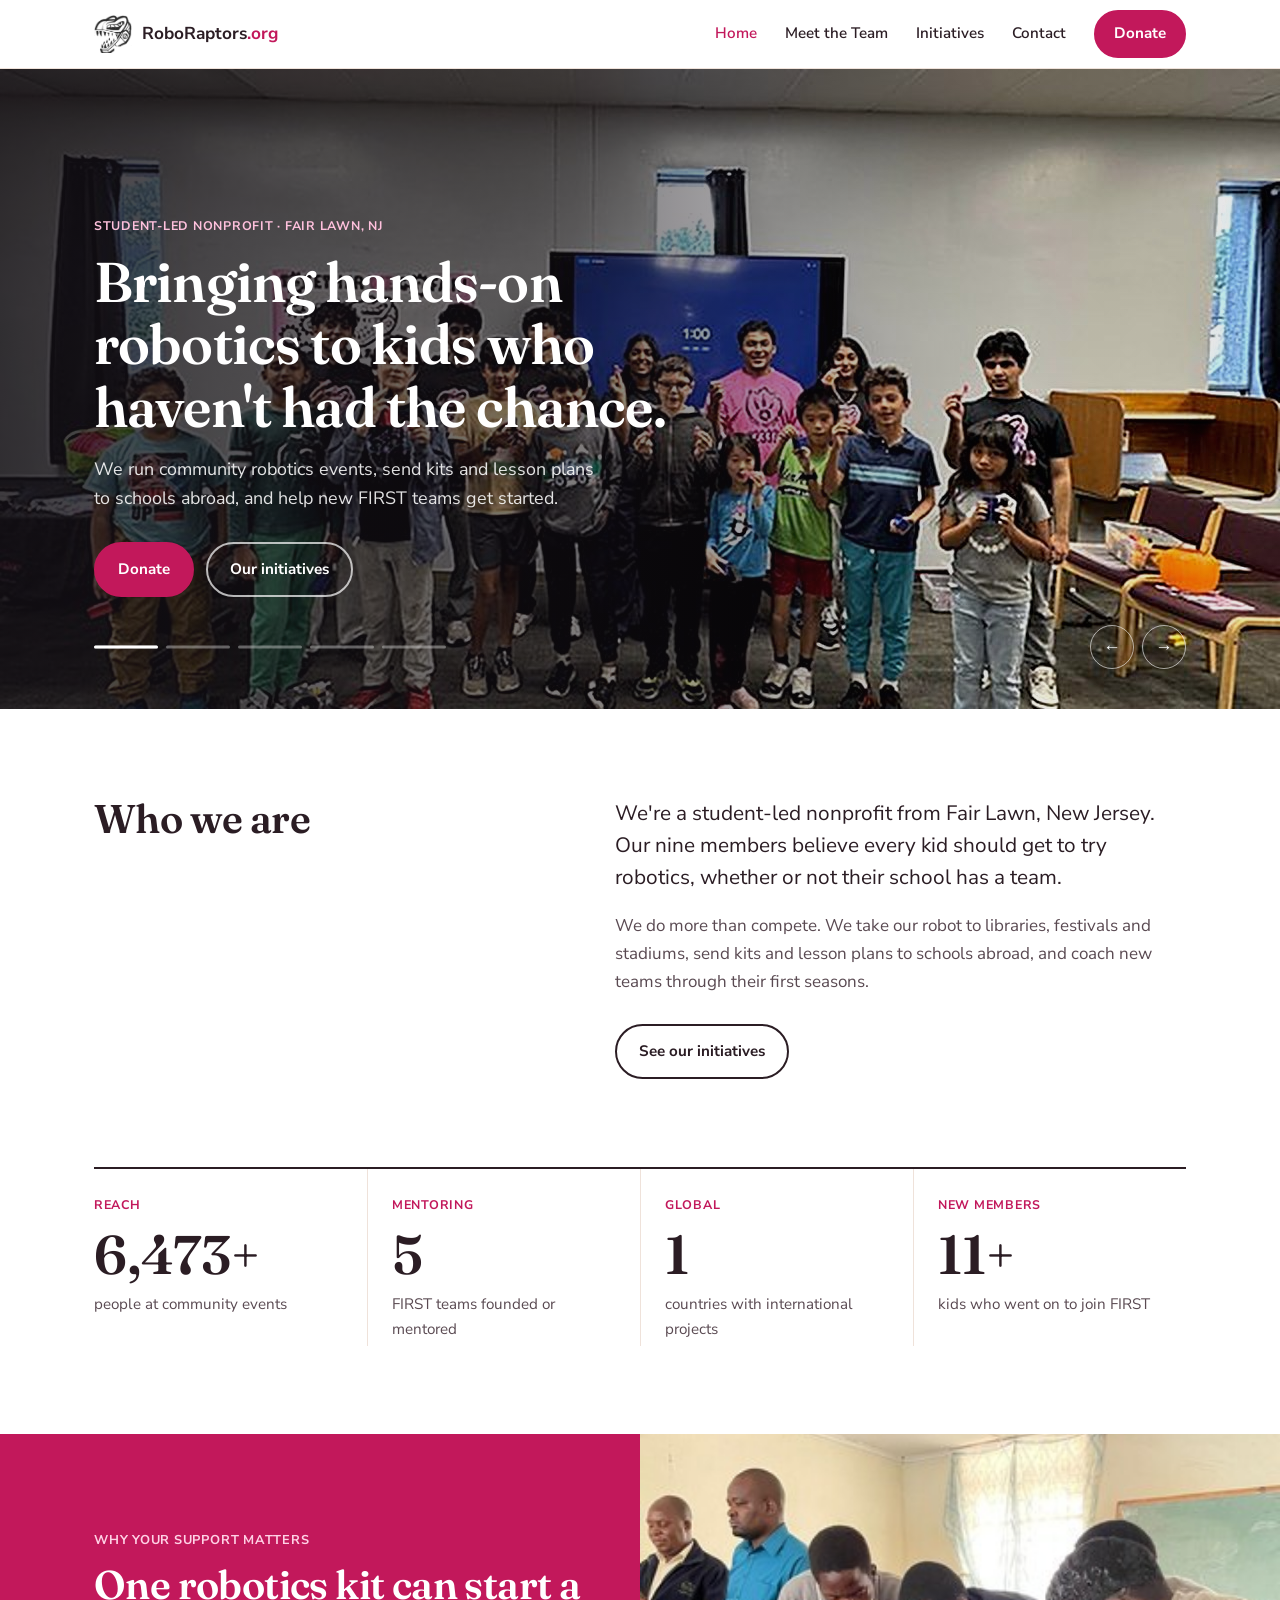
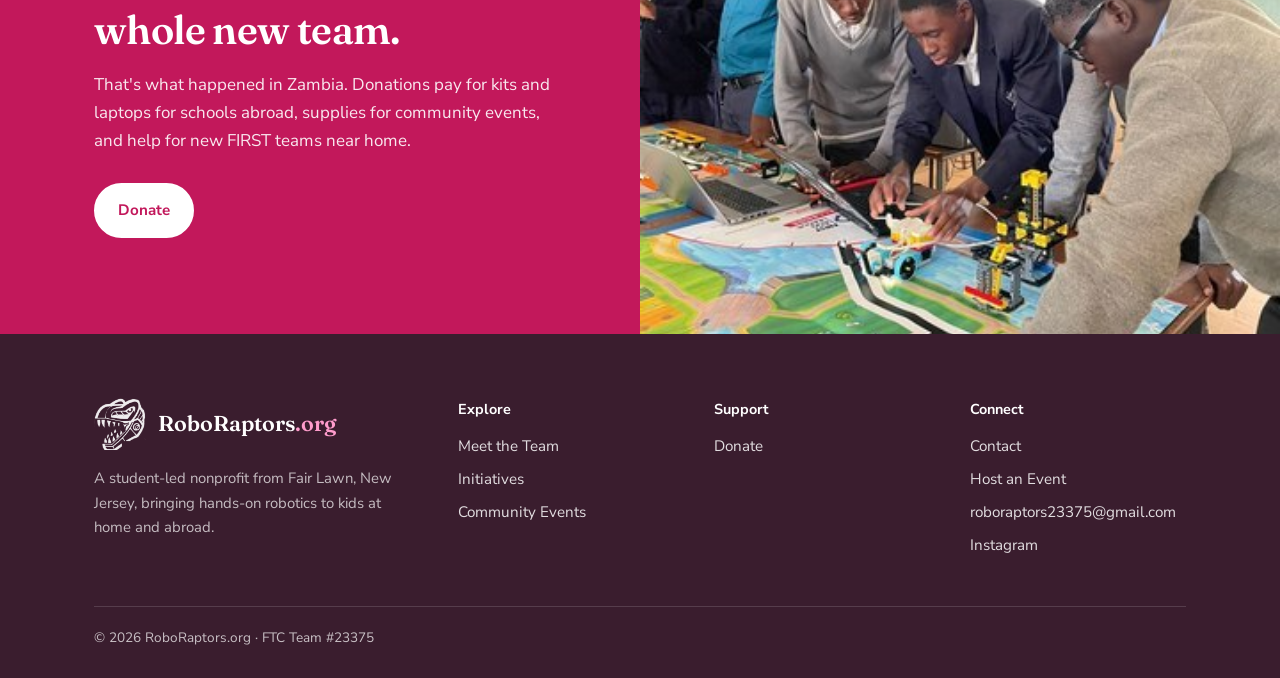
<file: index.html>
<!DOCTYPE html>
<html lang="en">
<head>
  <meta charset="UTF-8" />
  <meta name="viewport" content="width=device-width, initial-scale=1.0" />
  <title>RoboRaptors.org</title>
  <meta name="description" content="RoboRaptors.org is a student-led nonprofit from Fair Lawn, New Jersey bringing hands-on robotics to kids at home and abroad." />
  <link rel="icon" href="images/logo-mark.png" />
  <link rel="stylesheet" href="styles.css" />
</head>
<body>

<header class="site-header">
  <div class="wrap nav">
    <a class="brand" href="index.html"><img src="images/logo-mark.png" alt=""><span>RoboRaptors<b>.org</b></span></a>
    <a class="btn nav-donate" href="donate.html">Donate</a>
    <nav class="nav-links" id="nav-links">
      <a href="index.html" aria-current="page">Home</a>
      <a href="team.html">Meet the Team</a>
      <a href="initiatives.html">Initiatives</a>
      <a href="contact.html">Contact</a>
      <a class="btn" href="donate.html">Donate</a>
    </nav>
  </div>
</header>

<!-- HERO SLIDER. To add a slide, copy an <article class="slide"> and change the photo and text. -->
<section class="slider" aria-roledescription="carousel" aria-label="Highlights">
  <div class="slides" tabindex="0">
    <article class="slide" aria-roledescription="slide">
      <img src="images/hero/library.jpg" alt="Kids with the RoboRaptors robot at a library event">
      <div class="slide-content"><div>
        <span class="kicker mono">Student-led nonprofit · Fair Lawn, NJ</span>
        <h1>Bringing hands-on robotics to kids who haven't had the chance.</h1>
        <p>We run community robotics events, send kits and lesson plans to schools abroad, and help new FIRST teams get started.</p>
        <div class="actions">
          <a class="btn" href="donate.html">Donate</a>
          <a class="btn outline" href="initiatives.html">Our initiatives</a>
        </div>
      </div></div>
    </article>
    <article class="slide" aria-roledescription="slide">
      <img src="images/hero/zambia.jpg" alt="Students and teachers at Hillcrest Boys School in Zambia">
      <div class="slide-content"><div>
        <span class="kicker mono">Featured project · Zambia</span>
        <h2>Kits, a laptop and a lesson plan</h2>
        <p>Students at Hillcrest Boys School used them to start their own FLL team.</p>
        <div class="actions"><a class="btn" href="initiatives.html#zambia">Learn more</a></div>
      </div></div>
    </article>
    <article class="slide" aria-roledescription="slide">
      <img src="images/hero/gotham.jpg" alt="Robot demo field outside the Gotham FC stadium">
      <div class="slide-content"><div>
        <span class="kicker mono">Community outreach · Gotham FC</span>
        <h2>9,000+ people reached</h2>
        <p>A robot demo field outside the stadium, run with two other FIRST teams.</p>
        <div class="actions"><a class="btn" href="initiatives.html#events">Learn more</a></div>
      </div></div>
    </article>
    <article class="slide" aria-roledescription="slide">
      <picture>
        <source media="(max-width: 700px)" srcset="images/hero/devils-mobile.jpg">
        <img src="images/hero/devils.jpg" alt="A young New Jersey Devils fan driving the RoboRaptors robot with a team member">
      </picture>
      <div class="slide-content"><div>
        <span class="kicker mono">Community outreach · NJ Devils</span>
        <h2>Kids at the controls at a Devils game</h2>
        <p>Young hockey fans took turns driving our robot and learned how to join a FIRST team.</p>
        <div class="actions"><a class="btn" href="initiatives.html#devils">Learn more</a></div>
      </div></div>
    </article>
    <article class="slide" aria-roledescription="slide">
      <img src="images/hero/teams.jpg" alt="An FLL team at a FIRST event">
      <div class="slide-content"><div>
        <span class="kicker mono">Mentoring · New teams</span>
        <h2>7 FIRST teams founded or mentored</h2>
        <p>We help new FLL and FTC teams get started and coach them through their first seasons.</p>
        <div class="actions"><a class="btn" href="initiatives.html#teams">Learn more</a></div>
      </div></div>
    </article>
  </div>
  <div class="slider-ui">
    <div class="wrap">
      <div class="dots"></div>
      <div class="arrows">
        <button type="button" data-prev aria-label="Previous slide">←</button>
        <button type="button" data-next aria-label="Next slide">→</button>
      </div>
    </div>
  </div>
</section>

<!-- WHO WE ARE -->
<section>
  <div class="wrap intro-grid">
    <h2>Who we are</h2>
    <div>
      <p class="big">We're a student-led nonprofit from Fair Lawn, New Jersey. Our nine members believe every kid should get to try robotics, whether or not their school has a team.</p>
      <p style="margin-top:18px;">We do more than compete. We take our robot to libraries, festivals and stadiums, send kits and lesson plans to schools abroad, and coach new teams through their first seasons.</p>
      <div class="actions"><a class="btn outline" href="initiatives.html">See our initiatives</a></div>
    </div>
  </div>
</section>

<!-- STATS -->
<section style="padding-top:0;">
  <div class="wrap">
    <div class="stats">
      <div class="stat"><span class="mono">Reach</span><b data-count="9000" data-suffix="+">9,000+</b><span>people at community events</span></div>
      <div class="stat"><span class="mono">Mentoring</span><b data-count="7">7</b><span>FIRST teams founded or mentored</span></div>
      <div class="stat"><span class="mono">Global</span><b data-count="2">2</b><span>countries with international projects</span></div>
      <div class="stat"><span class="mono">New members</span><b data-count="15" data-suffix="+">15+</b><span>kids who went on to join FIRST</span></div>
    </div>
  </div>
</section>

<!-- WHY SUPPORT MATTERS -->
<section class="accent-split">
  <div class="accent-text">
    <span class="label">Why your support matters</span>
    <h2>One robotics kit can start a whole new team.</h2>
    <p>That's what happened in Zambia. Donations pay for kits and laptops for schools abroad, supplies for community events, and help for new FIRST teams near home.</p>
    <div class="actions"><a class="btn dark" href="donate.html">Donate</a></div>
  </div>
  <div class="accent-photo"><img src="images/initiatives/zambia-lesson.jpg" alt="Students at Hillcrest Boys School programming a LEGO robot"></div>
</section>

<footer class="site-footer">
  <div class="wrap">
    <div class="footer-grid">
      <div>
        <div class="footer-brand"><img src="images/logo-mark-white.png" alt=""><span>RoboRaptors<b>.org</b></span></div>
        <p>A student-led nonprofit from Fair Lawn, New Jersey, bringing hands-on robotics to kids at home and abroad.</p>
      </div>
      <div>
        <h4>Explore</h4>
        <ul>
          <li><a href="team.html">Meet the Team</a></li>
          <li></li>
          <li><a href="initiatives.html">Initiatives</a></li>
          <li><a href="initiatives.html#events">Community Events</a></li>
        </ul>
      </div>
      <div>
        <h4>Support</h4>
        <ul>
          <li><a href="donate.html">Donate</a></li>
          <li></li>
        </ul>
      </div>
      <div>
        <h4>Connect</h4>
        <ul>
          <li><a href="contact.html">Contact</a></li>
          <li><a href="contact.html">Host an Event</a></li>
          <li><a href="mailto:roboraptors23375@gmail.com">roboraptors23375@gmail.com</a></li>
          <li><a href="https://www.instagram.com/theroboraptors/">Instagram</a></li>
        </ul>
      </div>
    </div>
    <div class="footer-bottom">© 2026 RoboRaptors.org · FTC Team #23375</div>
  </div>
</footer>

<script src="site.js"></script>
</body>
</html>
</file>
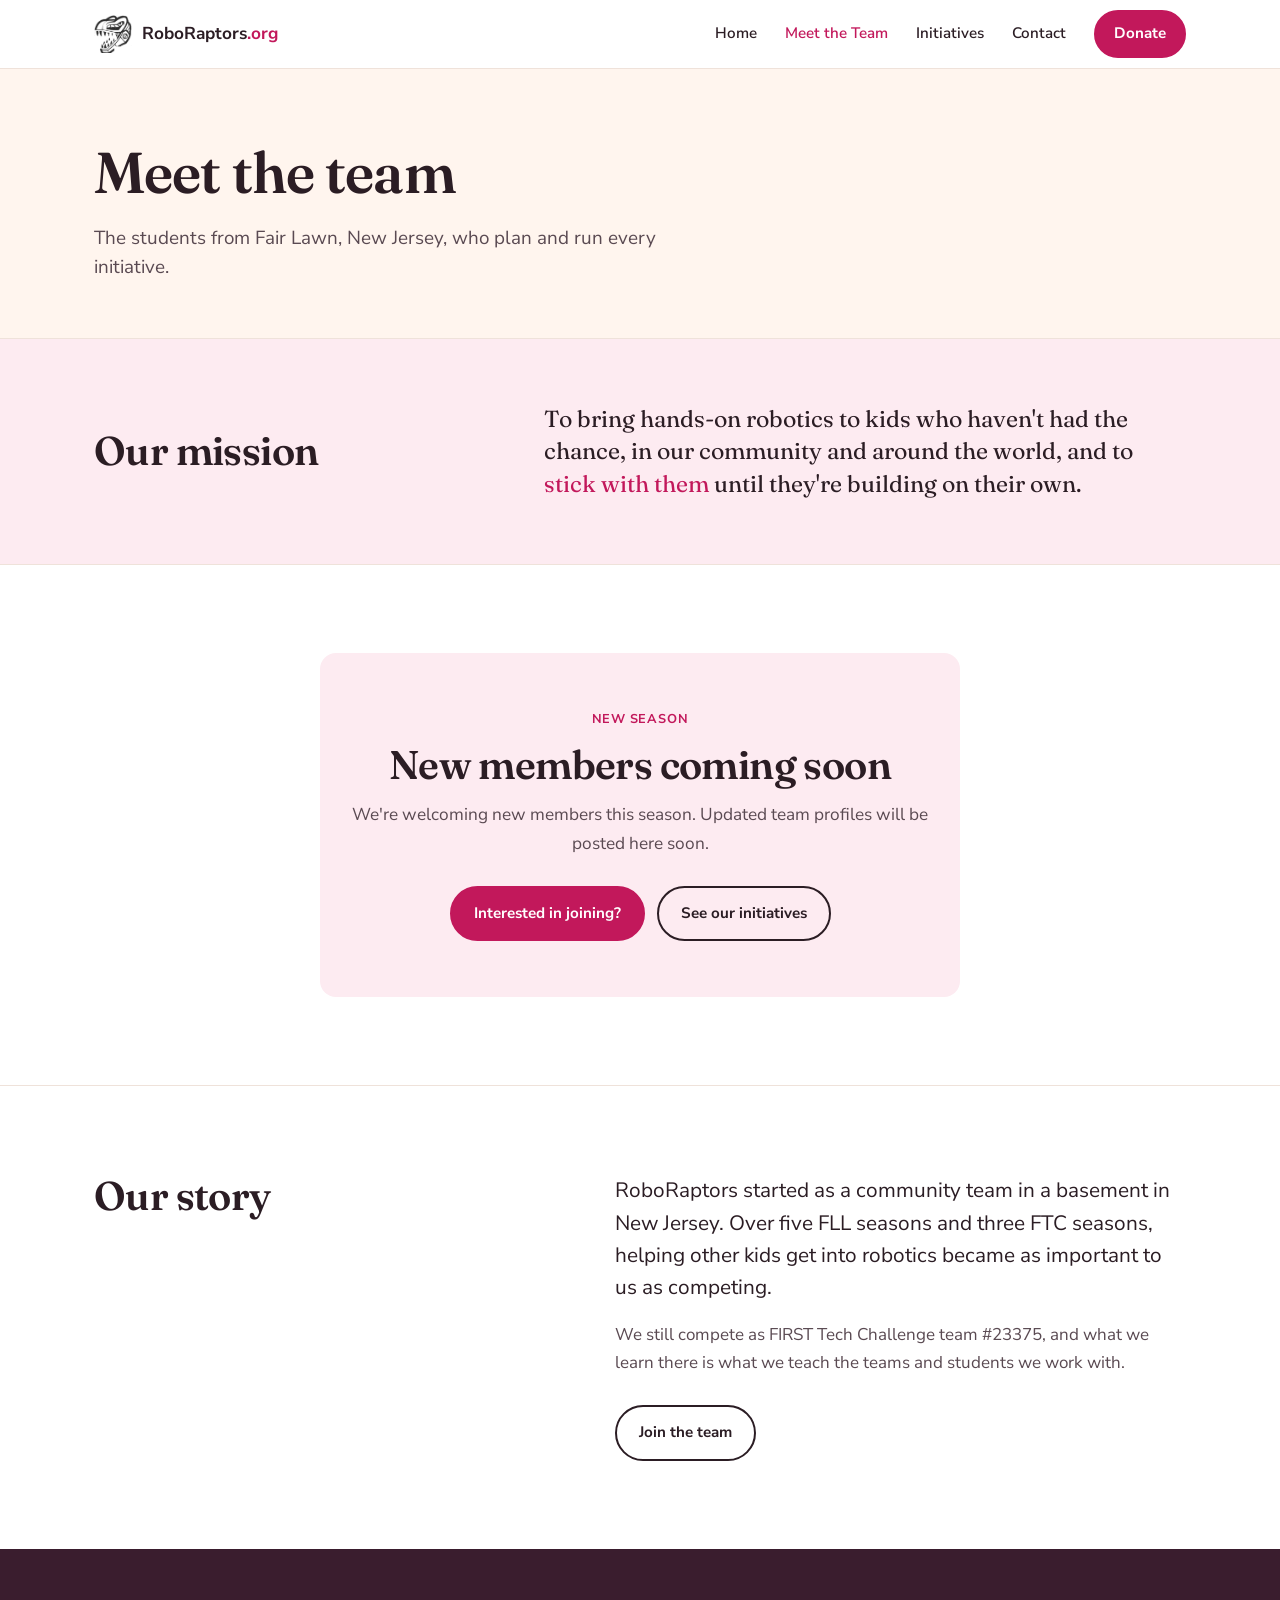
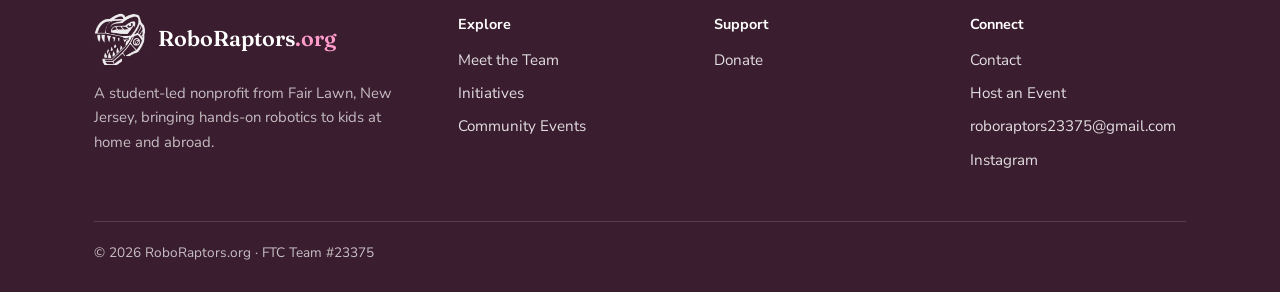
<file: about.html>
<!DOCTYPE html>
<html lang="en">
<head>
  <meta charset="UTF-8" />
  <meta http-equiv="refresh" content="0; url=team.html" />
  <link rel="canonical" href="team.html" />
  <title>RoboRaptors.org</title>
</head>
<body><p>This page has moved. <a href="team.html">Continue to the new page →</a></p></body>
</html>
</file>
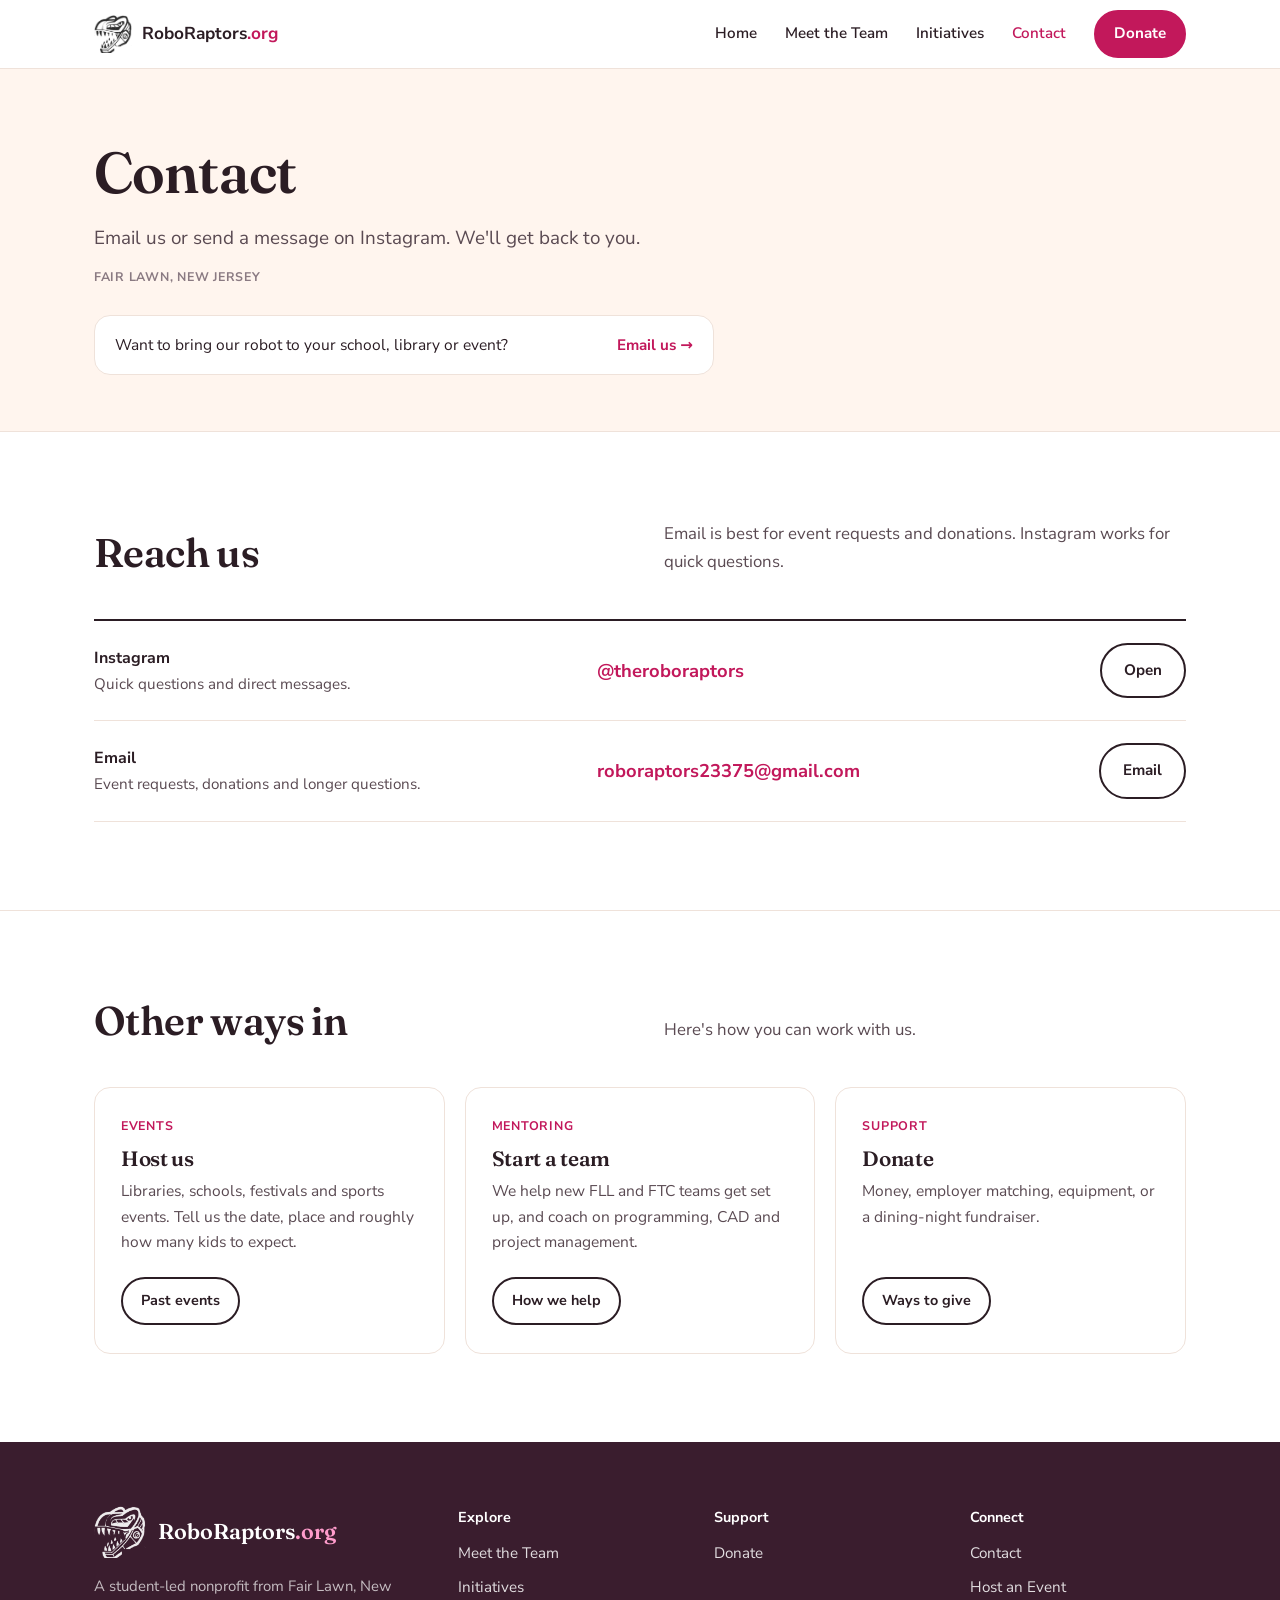
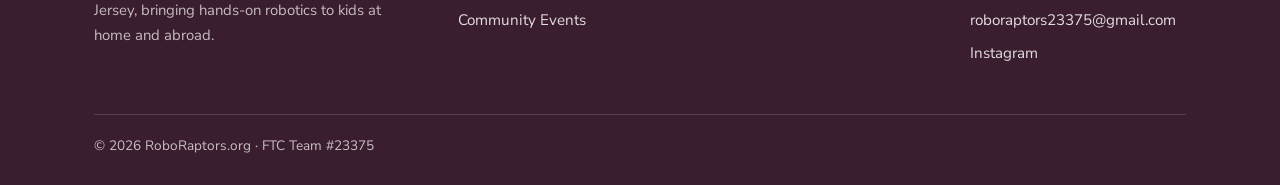
<file: contact.html>
<!DOCTYPE html>
<html lang="en">
<head>
  <meta charset="UTF-8" />
  <meta name="viewport" content="width=device-width, initial-scale=1.0" />
  <title>Contact · RoboRaptors.org</title>
  <meta name="description" content="Contact RoboRaptors.org to host an event, support us, get help starting a team, or join." />
  <link rel="icon" href="images/logo-mark.png" />
  <link rel="stylesheet" href="styles.css" />
</head>
<body>

<header class="site-header">
  <div class="wrap nav">
    <a class="brand" href="index.html"><img src="images/logo-mark.png" alt=""><span>RoboRaptors<b>.org</b></span></a>
    <a class="btn nav-donate" href="donate.html">Donate</a>
    <nav class="nav-links" id="nav-links">
      <a href="index.html">Home</a>
      <a href="team.html">Meet the Team</a>
      <a href="initiatives.html">Initiatives</a>
      <a href="contact.html" aria-current="page">Contact</a>
      <a class="btn" href="donate.html">Donate</a>
    </nav>
  </div>
</header>

<section class="page-hero">
  <div class="wrap">
    <h1>Contact</h1>
    <p class="lede">Email us or send a message on Instagram. We'll get back to you.</p>
    <p class="meta mono">Fair Lawn, New Jersey</p>
    <div class="notice">
      <p>Want to bring our robot to your school, library or event?</p>
      <a class="btn plain" href="mailto:roboraptors23375@gmail.com">Email us</a>
    </div>
  </div>
</section>

<section>
  <div class="wrap">
    <div class="sec-head">
      <h2>Reach us</h2>
      <p>Email is best for event requests and donations. Instagram works for quick questions.</p>
    </div>
    <div class="contact-rows">
      <div class="contact-row">
        <div><h4>Instagram</h4><p>Quick questions and direct messages.</p></div>
        <a class="handle" href="https://www.instagram.com/theroboraptors/">@theroboraptors</a>
        <a class="btn outline" href="https://www.instagram.com/theroboraptors/">Open</a>
      </div>
      <div class="contact-row">
        <div><h4>Email</h4><p>Event requests, donations and longer questions.</p></div>
        <a class="handle" href="mailto:roboraptors23375@gmail.com">roboraptors23375@gmail.com</a>
        <a class="btn outline" href="mailto:roboraptors23375@gmail.com">Email</a>
      </div>
    </div>
  </div>
</section>

<section class="rule">
  <div class="wrap">
    <div class="sec-head"><h2>Other ways in</h2><p>Here's how you can work with us.</p></div>
    <div class="boxes">
      <div class="box"><span class="mono">Events</span><h3>Host us</h3><p>Libraries, schools, festivals and sports events. Tell us the date, place and roughly how many kids to expect.</p><a class="btn outline" href="initiatives.html#events">Past events</a></div>
      <div class="box"><span class="mono">Mentoring</span><h3>Start a team</h3><p>We help new FLL and FTC teams get set up, and coach on programming, CAD and project management.</p><a class="btn outline" href="initiatives.html#teams">How we help</a></div>
      <div class="box"><span class="mono">Support</span><h3>Donate</h3><p>Money, employer matching, equipment, or a dining-night fundraiser.</p><a class="btn outline" href="donate.html">Ways to give</a></div>
    </div>
  </div>
</section>

<footer class="site-footer">
  <div class="wrap">
    <div class="footer-grid">
      <div>
        <div class="footer-brand"><img src="images/logo-mark-white.png" alt=""><span>RoboRaptors<b>.org</b></span></div>
        <p>A student-led nonprofit from Fair Lawn, New Jersey, bringing hands-on robotics to kids at home and abroad.</p>
      </div>
      <div>
        <h4>Explore</h4>
        <ul>
          <li><a href="team.html">Meet the Team</a></li>
          <li></li>
          <li><a href="initiatives.html">Initiatives</a></li>
          <li><a href="initiatives.html#events">Community Events</a></li>
        </ul>
      </div>
      <div>
        <h4>Support</h4>
        <ul>
          <li><a href="donate.html">Donate</a></li>
          <li></li>
        </ul>
      </div>
      <div>
        <h4>Connect</h4>
        <ul>
          <li><a href="contact.html">Contact</a></li>
          <li><a href="contact.html">Host an Event</a></li>
          <li><a href="mailto:roboraptors23375@gmail.com">roboraptors23375@gmail.com</a></li>
          <li><a href="https://www.instagram.com/theroboraptors/">Instagram</a></li>
        </ul>
      </div>
    </div>
    <div class="footer-bottom">© 2026 RoboRaptors.org · FTC Team #23375</div>
  </div>
</footer>

<script src="site.js"></script>
</body>
</html>
</file>
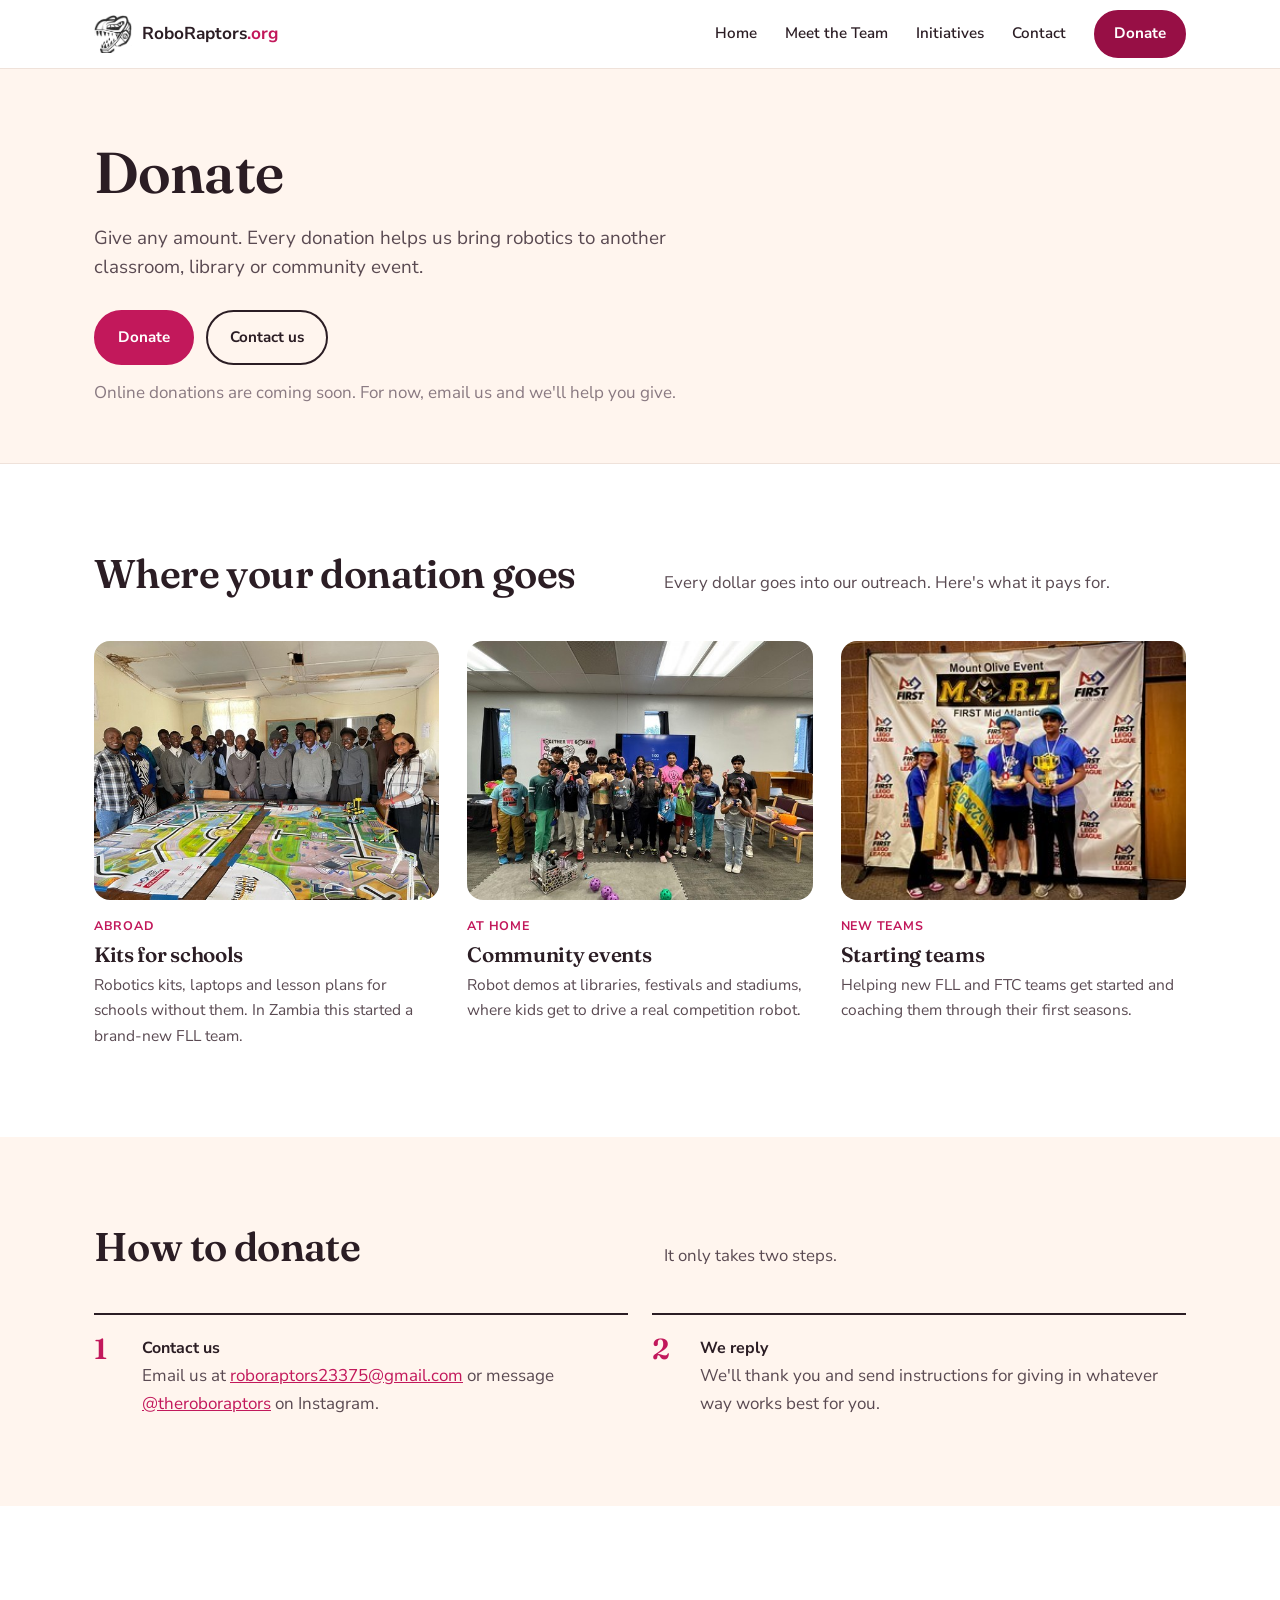
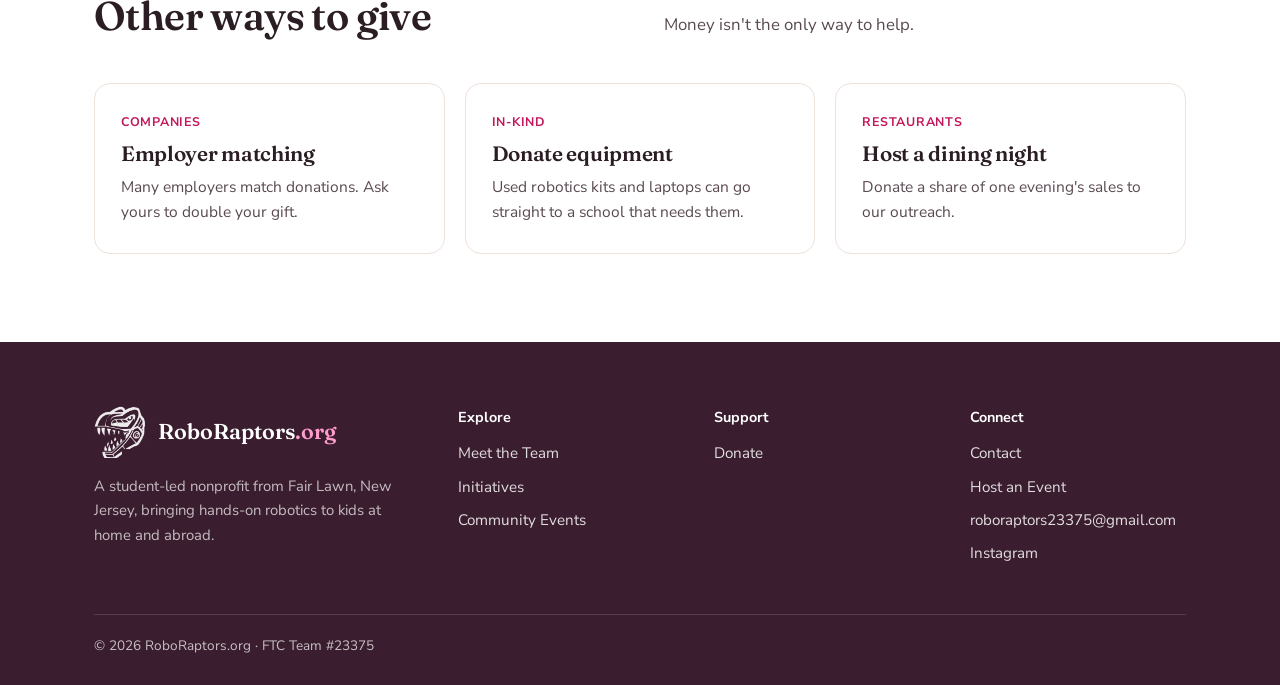
<file: donate.html>
<!DOCTYPE html>
<html lang="en">
<head>
  <meta charset="UTF-8" />
  <meta name="viewport" content="width=device-width, initial-scale=1.0" />
  <title>Donate · RoboRaptors.org</title>
  <meta name="description" content="Donate to RoboRaptors.org and help bring hands-on robotics to more kids." />
  <link rel="icon" href="images/logo-mark.png" />
  <link rel="stylesheet" href="styles.css" />
</head>
<body>

<header class="site-header">
  <div class="wrap nav">
    <a class="brand" href="index.html"><img src="images/logo-mark.png" alt=""><span>RoboRaptors<b>.org</b></span></a>
    <a class="btn nav-donate" href="donate.html" aria-current="page">Donate</a>
    <nav class="nav-links" id="nav-links">
      <a href="index.html">Home</a>
      <a href="team.html">Meet the Team</a>
      <a href="initiatives.html">Initiatives</a>
      <a href="contact.html">Contact</a>
      <a class="btn" href="donate.html" aria-current="page">Donate</a>
    </nav>
  </div>
</header>

<section class="page-hero">
  <div class="wrap">
    <h1>Donate</h1>
    <p class="lede">Give any amount. Every donation helps us bring robotics to another classroom, library or community event.</p>
    <div class="actions">
      <!-- TODO: when you set up an online donation link (Zeffy, PayPal, GoFundMe, Hack Club HCB…), point this button at it -->
      <a class="btn" href="mailto:roboraptors23375@gmail.com?subject=Donation%20to%20RoboRaptors">Donate</a>
      <a class="btn outline" href="contact.html">Contact us</a>
    </div>
    <p class="meta">Online donations are coming soon. For now, email us and we'll help you give.</p>
  </div>
</section>

<!-- WHERE IT GOES -->
<section>
  <div class="wrap">
    <div class="sec-head">
      <h2>Where your donation goes</h2>
      <p>Every dollar goes into our outreach. Here's what it pays for.</p>
    </div>
    <div class="cards">
      <article class="card">
        <figure class="photo"><img src="images/initiatives/zambia-team.jpg" alt="Students at Hillcrest Boys School in Zambia"></figure>
        <span class="mono">Abroad</span>
        <h3>Kits for schools</h3>
        <p>Robotics kits, laptops and lesson plans for schools without them. In Zambia this started a brand-new FLL team.</p>
      </article>
      <article class="card">
        <figure class="photo"><img src="images/initiatives/library-kids.jpg" alt="Kids at a library robotics event"></figure>
        <span class="mono">At home</span>
        <h3>Community events</h3>
        <p>Robot demos at libraries, festivals and stadiums, where kids get to drive a real competition robot.</p>
      </article>
      <article class="card">
        <figure class="photo"><img src="images/initiatives/mentoring-mount-olive.jpg" alt="An FLL team at a FIRST event"></figure>
        <span class="mono">New teams</span>
        <h3>Starting teams</h3>
        <p>Helping new FLL and FTC teams get started and coaching them through their first seasons.</p>
      </article>
    </div>
  </div>
</section>

<!-- HOW TO DONATE -->
<section class="sand">
  <div class="wrap">
    <div class="sec-head"><h2>How to donate</h2><p>It only takes two steps.</p></div>
    <div class="steps">
      <div class="step"><span class="n">1</span><div><h4>Contact us</h4><p>Email us at <a href="mailto:roboraptors23375@gmail.com">roboraptors23375@gmail.com</a> or message <a href="https://www.instagram.com/theroboraptors/">@theroboraptors</a> on Instagram.</p></div></div>
      <div class="step"><span class="n">2</span><div><h4>We reply</h4><p>We'll thank you and send instructions for giving in whatever way works best for you.</p></div></div>
    </div>
  </div>
</section>

<!-- OTHER WAYS -->
<section>
  <div class="wrap">
    <div class="sec-head"><h2>Other ways to give</h2><p>Money isn't the only way to help.</p></div>
    <div class="boxes">
      <div class="box"><span class="mono">Companies</span><h3>Employer matching</h3><p>Many employers match donations. Ask yours to double your gift.</p></div>
      <div class="box"><span class="mono">In-kind</span><h3>Donate equipment</h3><p>Used robotics kits and laptops can go straight to a school that needs them.</p></div>
      <div class="box"><span class="mono">Restaurants</span><h3>Host a dining night</h3><p>Donate a share of one evening's sales to our outreach.</p></div>
    </div>
  </div>
</section>

<footer class="site-footer">
  <div class="wrap">
    <div class="footer-grid">
      <div>
        <div class="footer-brand"><img src="images/logo-mark-white.png" alt=""><span>RoboRaptors<b>.org</b></span></div>
        <p>A student-led nonprofit from Fair Lawn, New Jersey, bringing hands-on robotics to kids at home and abroad.</p>
      </div>
      <div>
        <h4>Explore</h4>
        <ul>
          <li><a href="team.html">Meet the Team</a></li>
          <li></li>
          <li><a href="initiatives.html">Initiatives</a></li>
          <li><a href="initiatives.html#events">Community Events</a></li>
        </ul>
      </div>
      <div>
        <h4>Support</h4>
        <ul>
          <li><a href="donate.html">Donate</a></li>
          <li></li>
        </ul>
      </div>
      <div>
        <h4>Connect</h4>
        <ul>
          <li><a href="contact.html">Contact</a></li>
          <li><a href="contact.html">Host an Event</a></li>
          <li><a href="mailto:roboraptors23375@gmail.com">roboraptors23375@gmail.com</a></li>
          <li><a href="https://www.instagram.com/theroboraptors/">Instagram</a></li>
        </ul>
      </div>
    </div>
    <div class="footer-bottom">© 2026 RoboRaptors.org · FTC Team #23375</div>
  </div>
</footer>

<script src="site.js"></script>
</body>
</html>
</file>
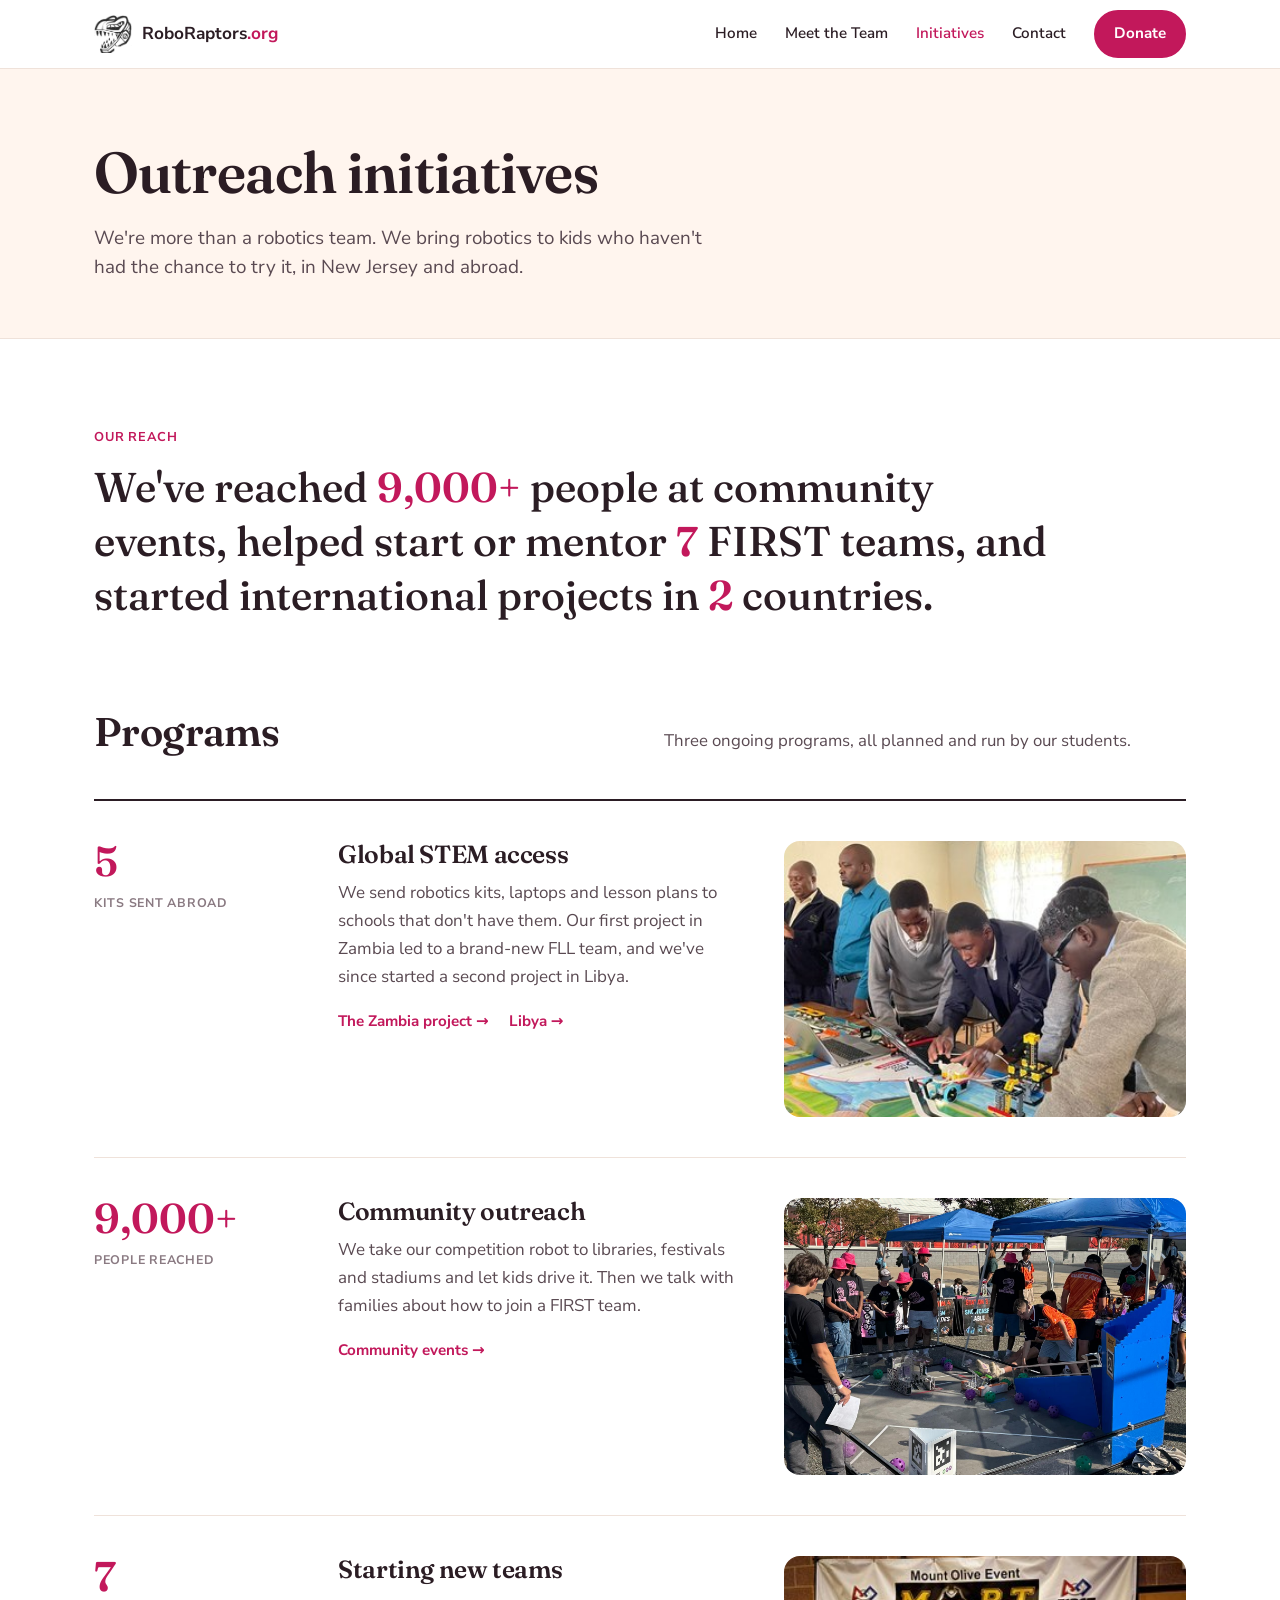
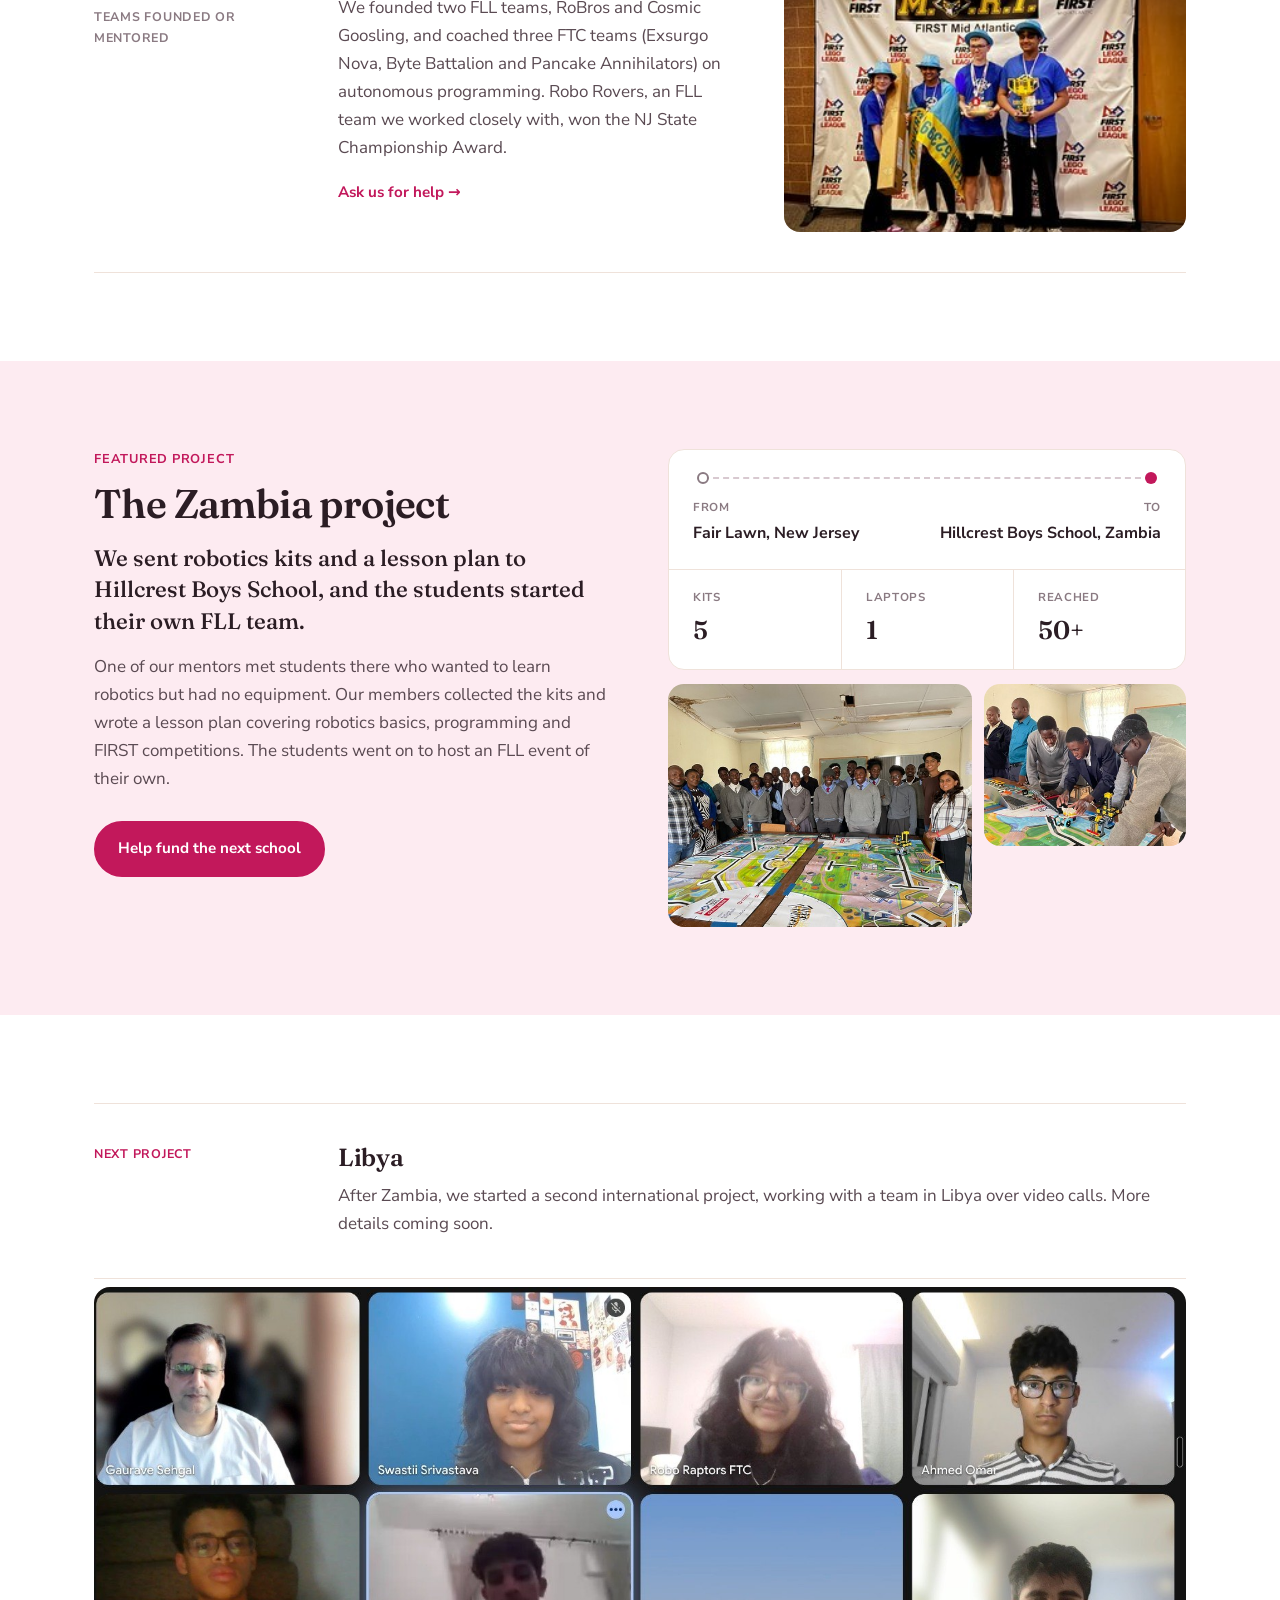
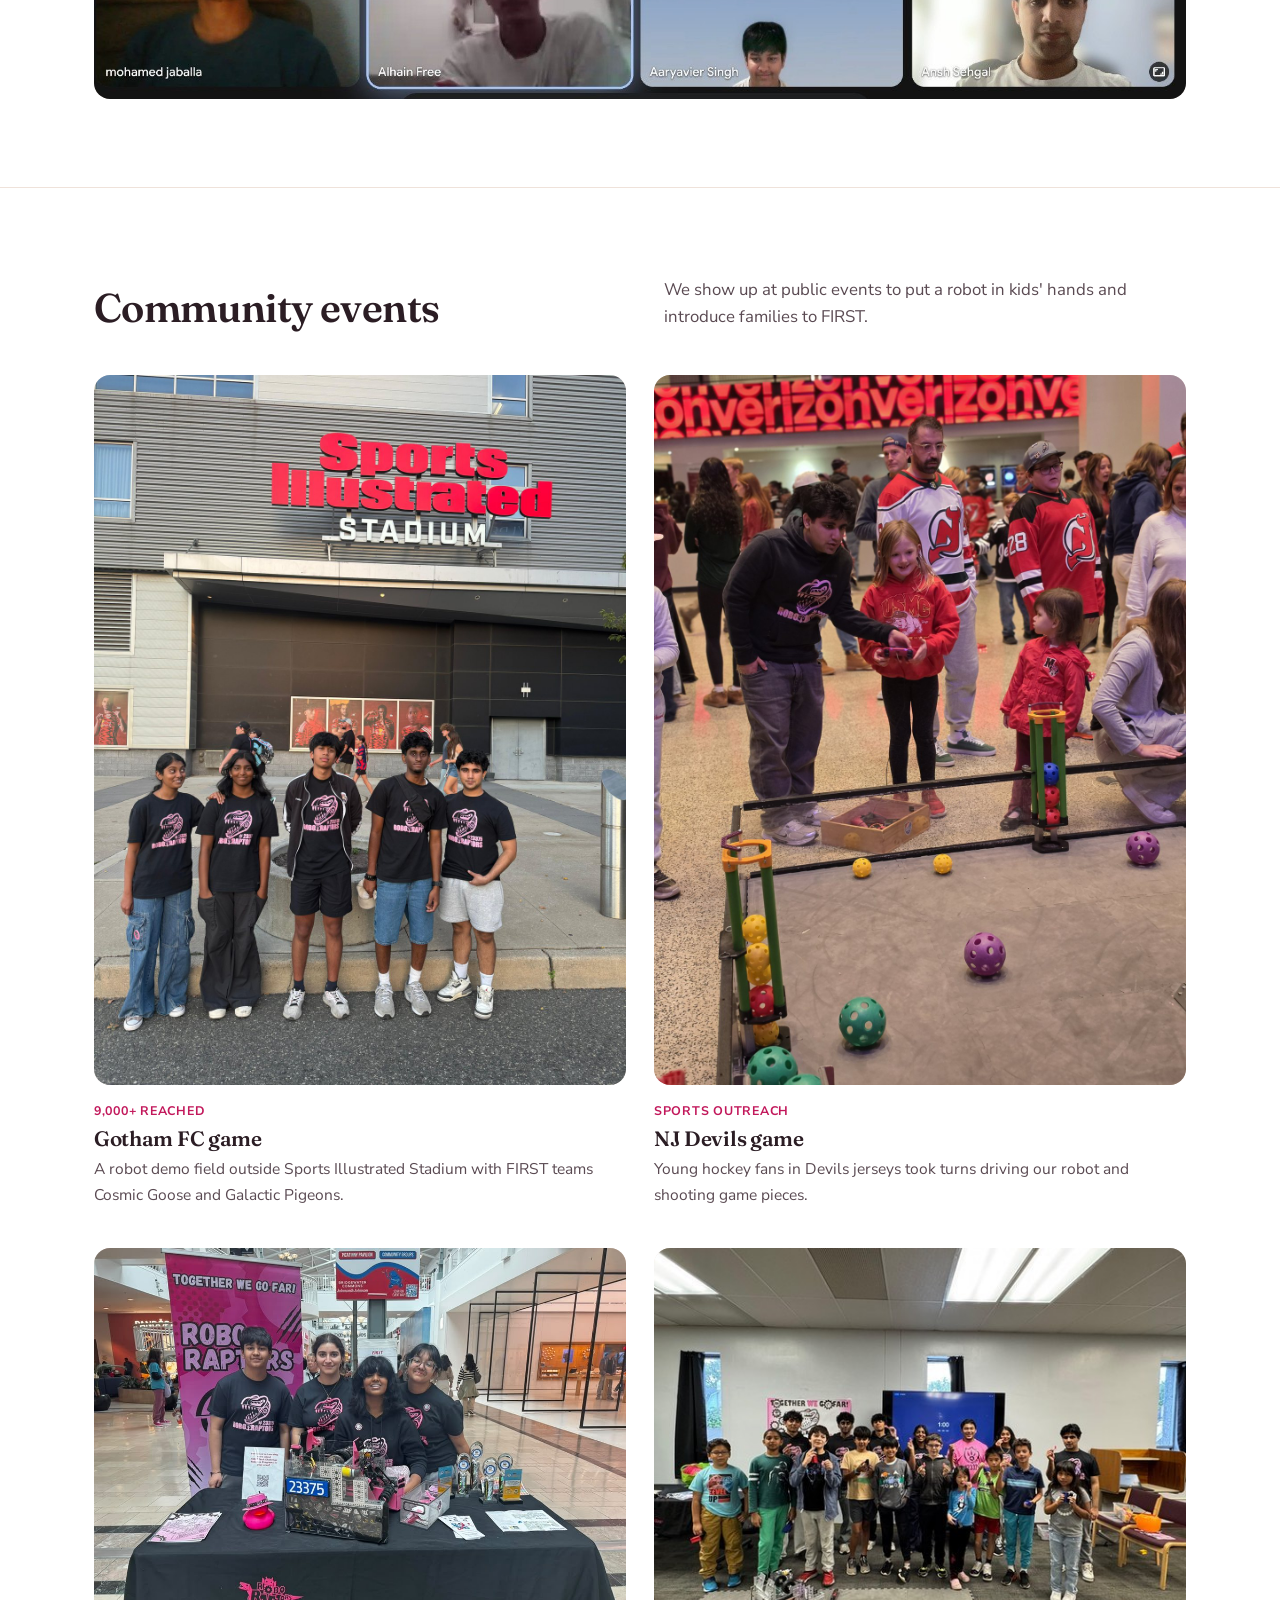
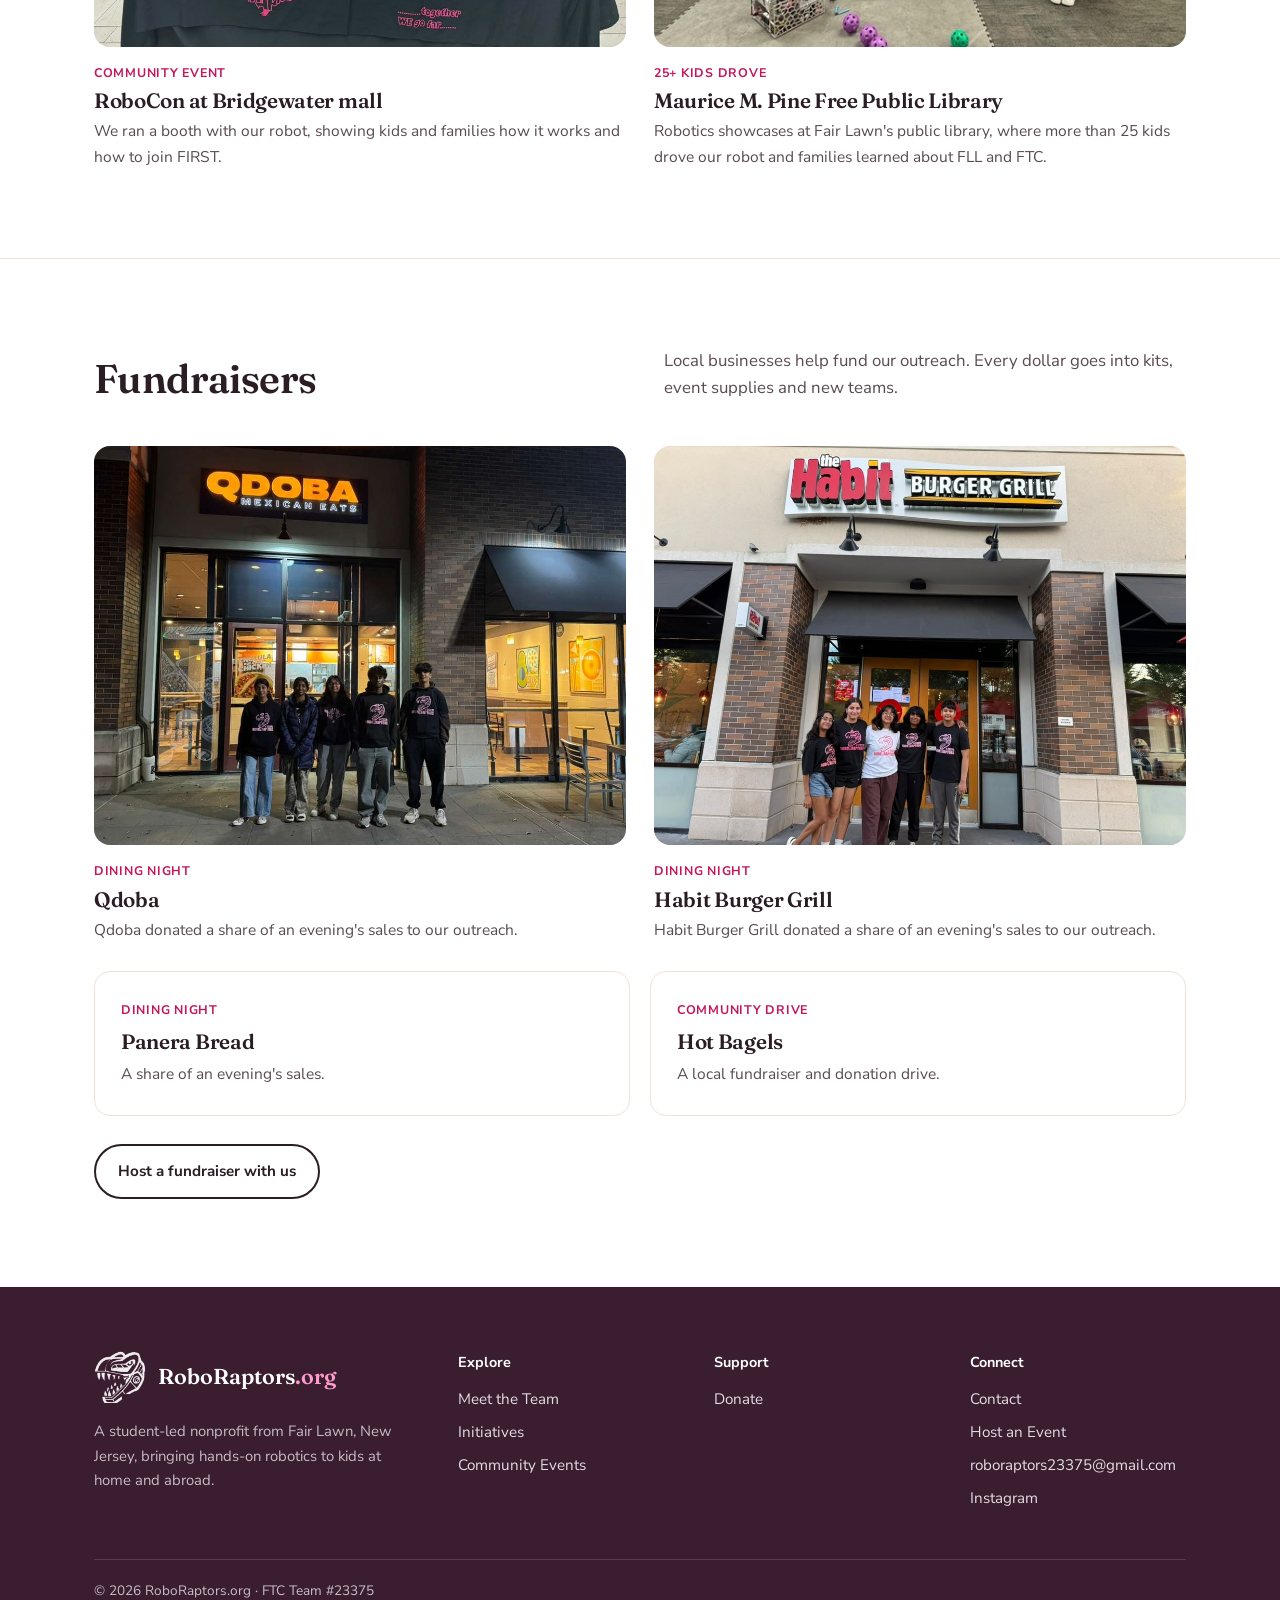
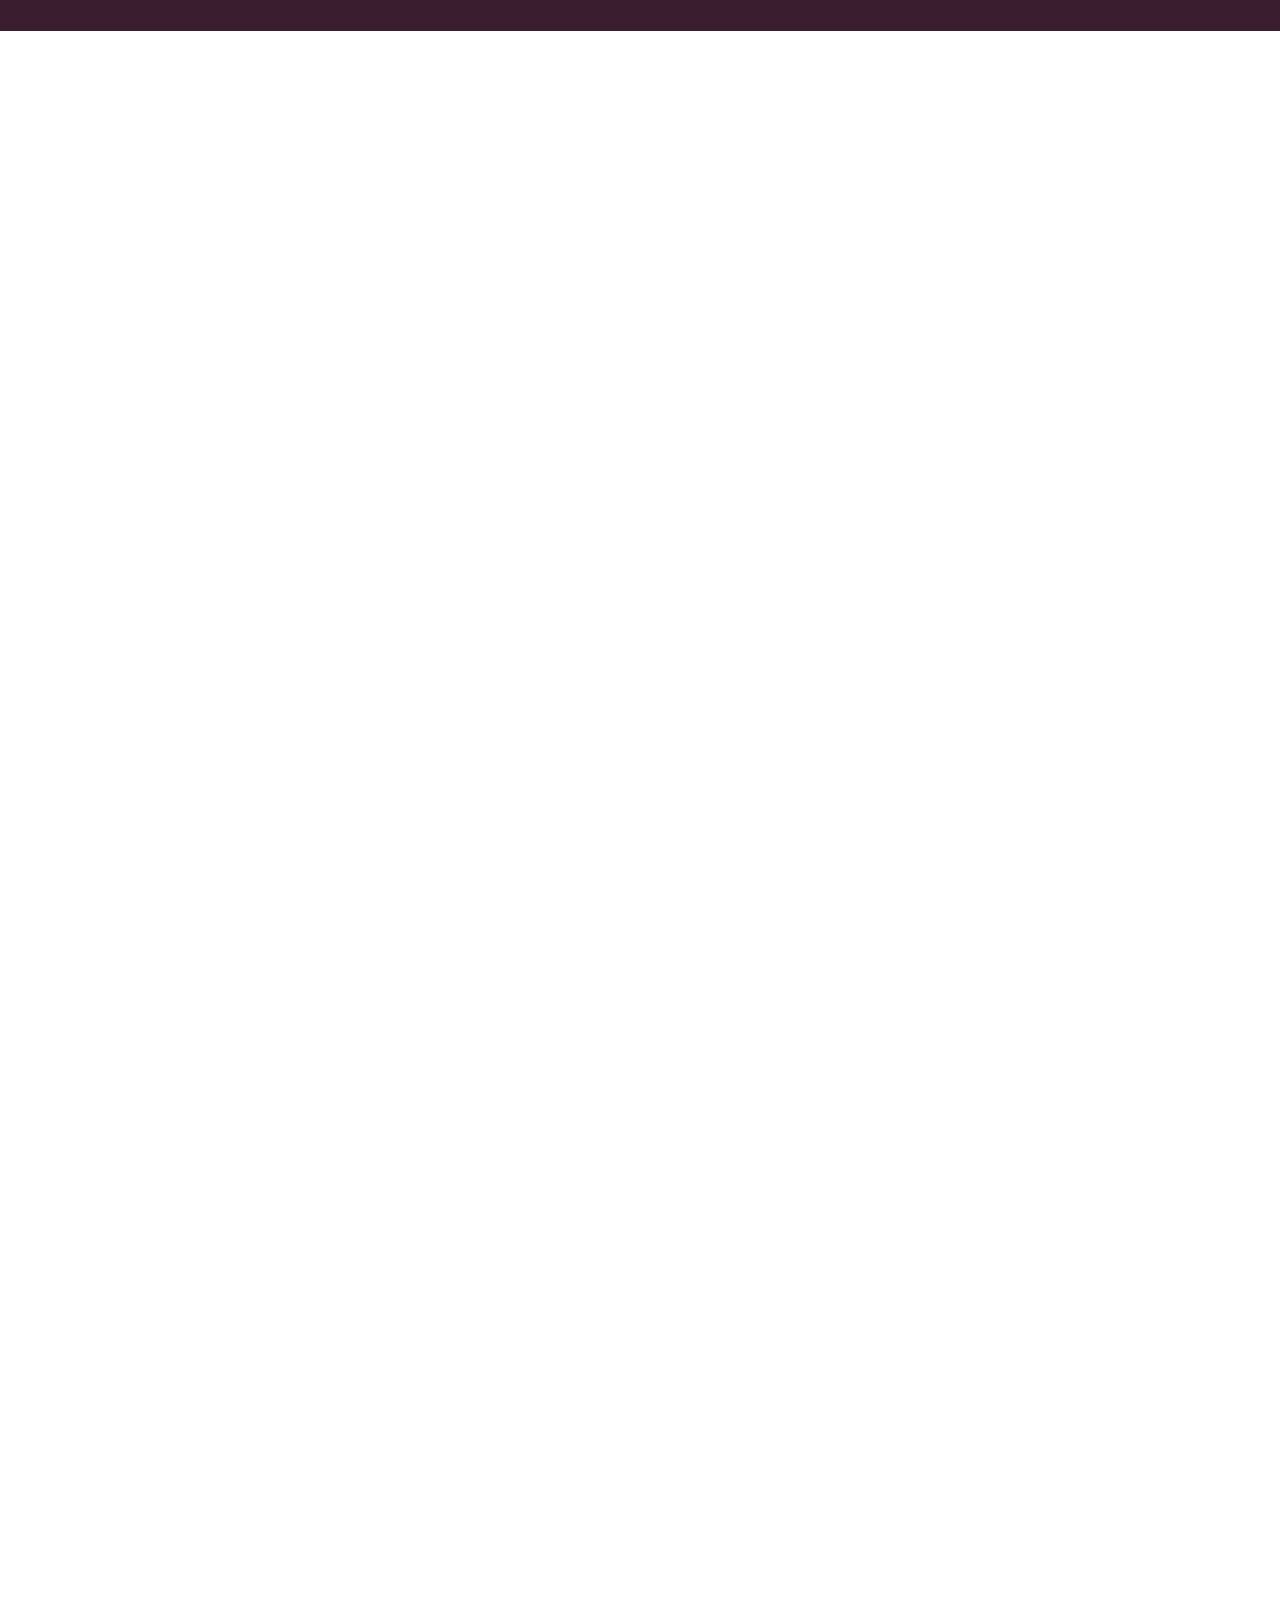
<file: impact.html>
<!DOCTYPE html>
<html lang="en">
<head>
  <meta charset="UTF-8" />
  <meta http-equiv="refresh" content="0; url=initiatives.html" />
  <link rel="canonical" href="initiatives.html" />
  <title>RoboRaptors.org</title>
</head>
<body><p>This page has moved. <a href="initiatives.html">Continue to the new page →</a></p></body>
</html>
</file>
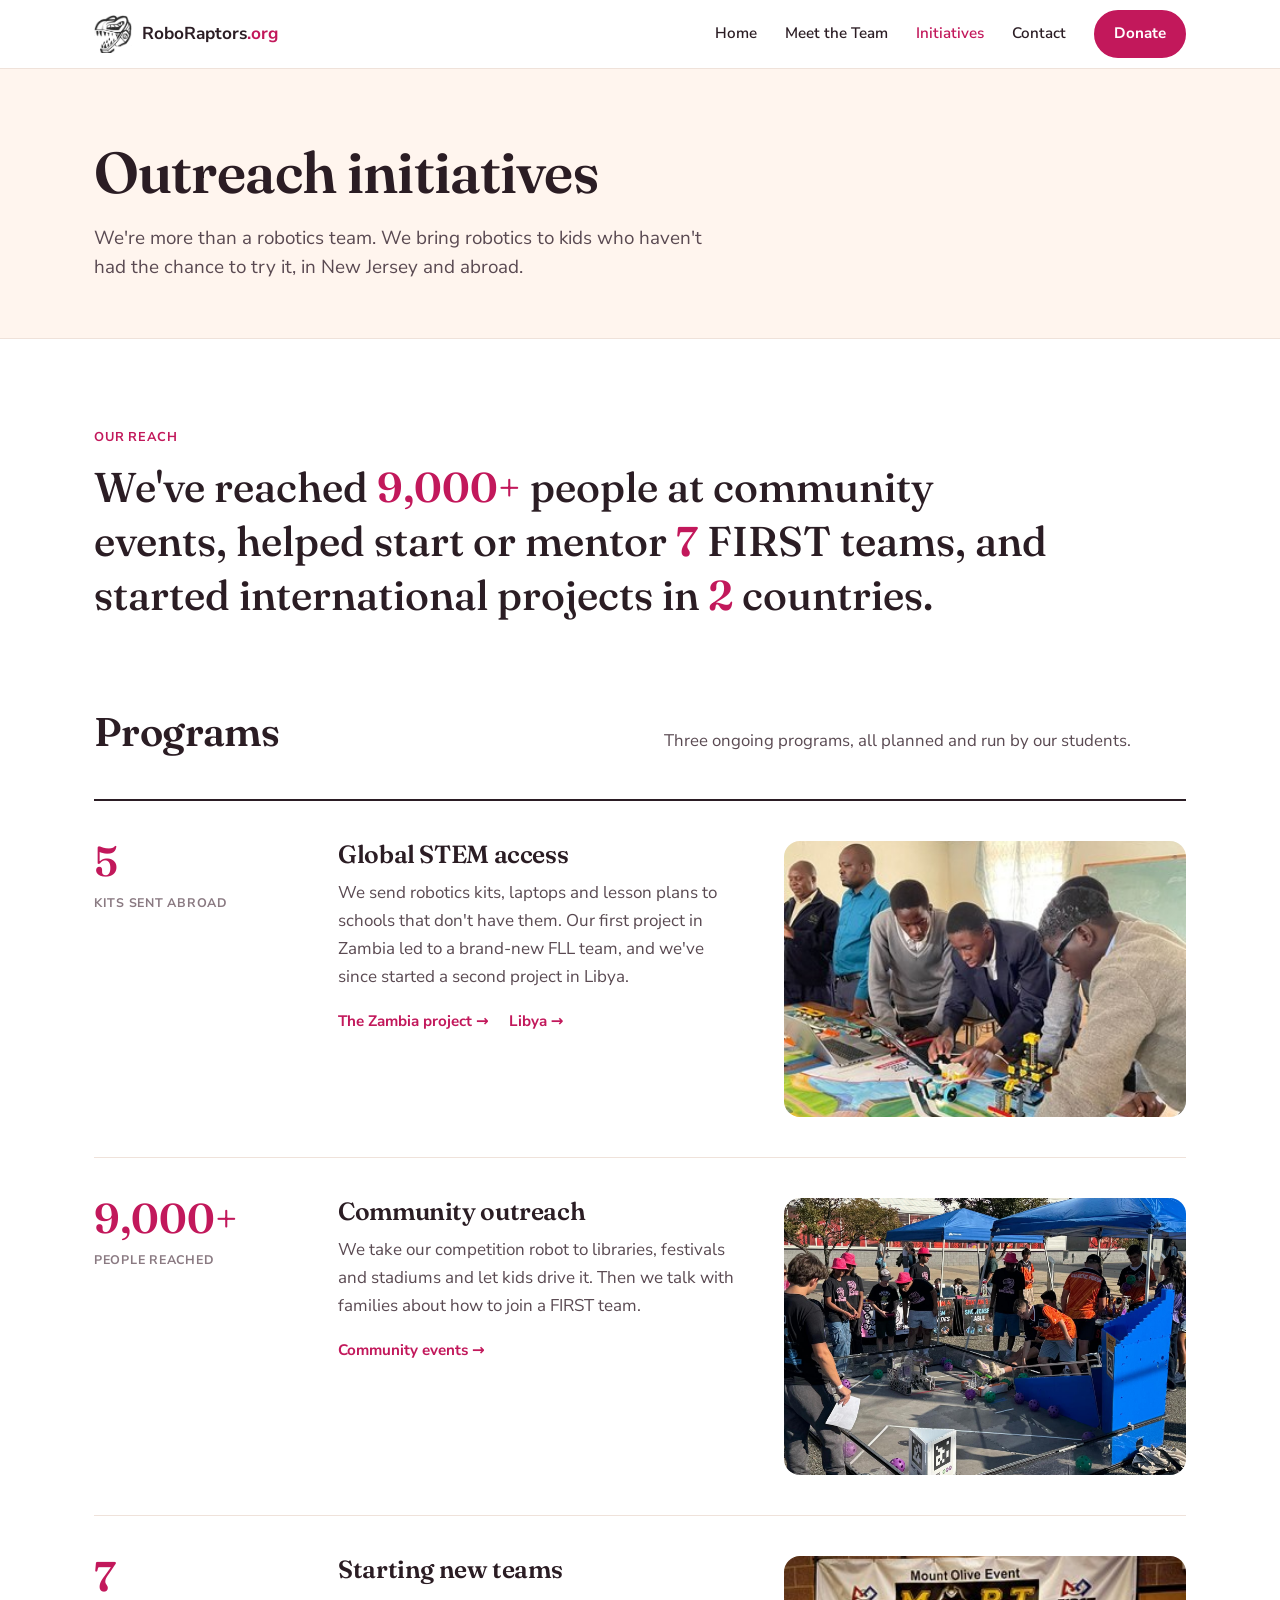
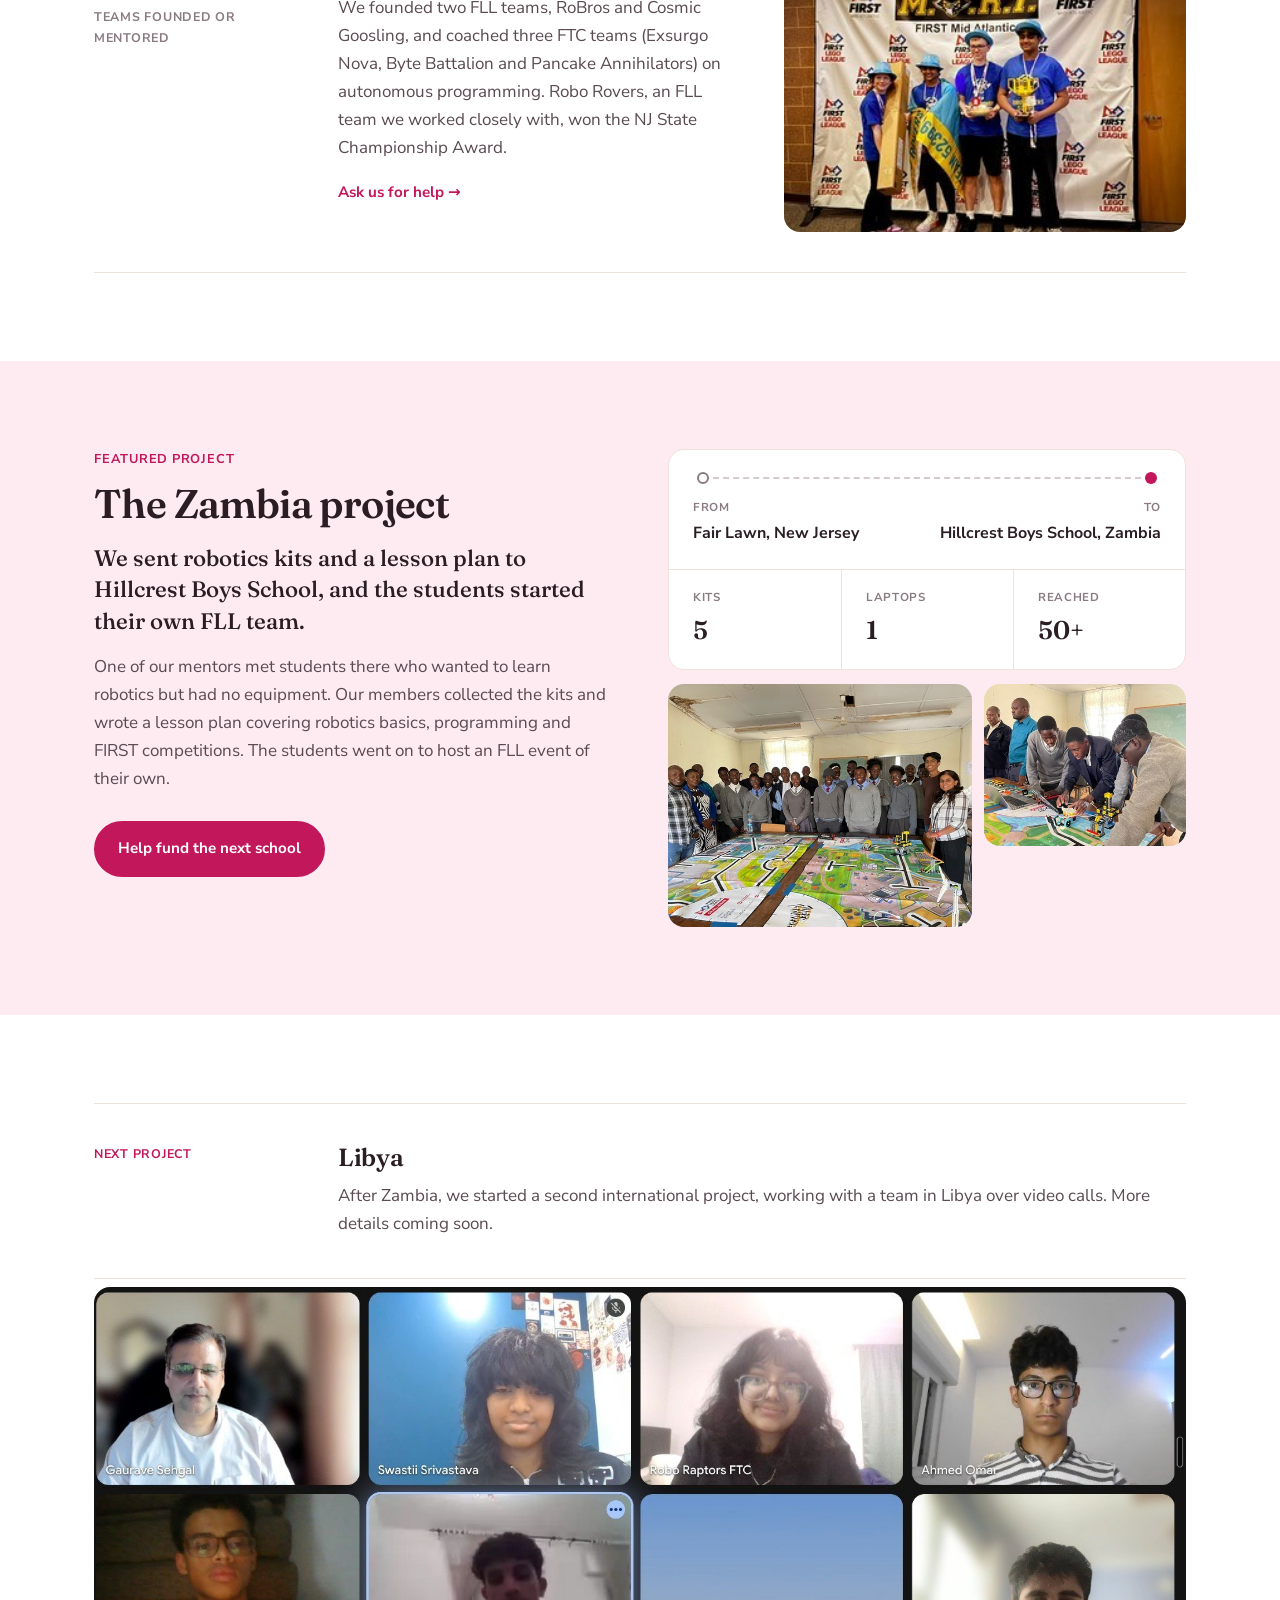
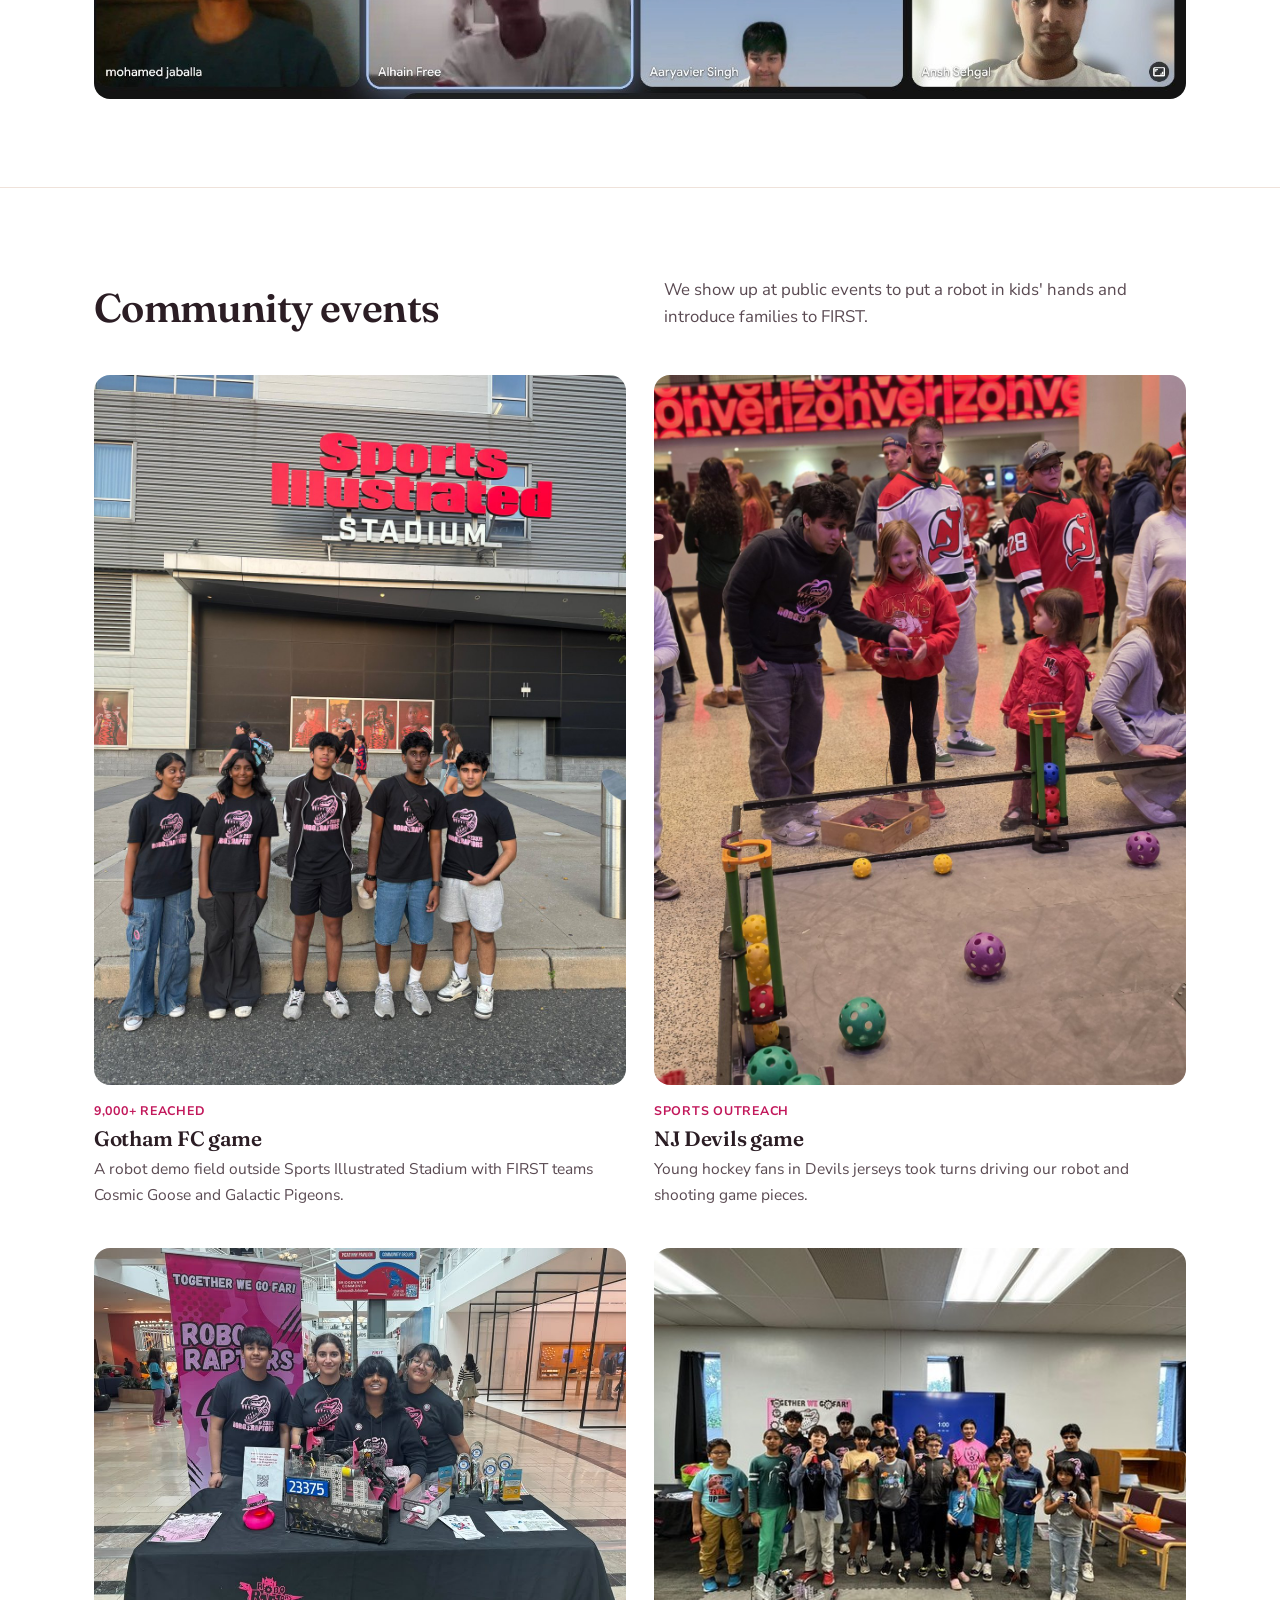
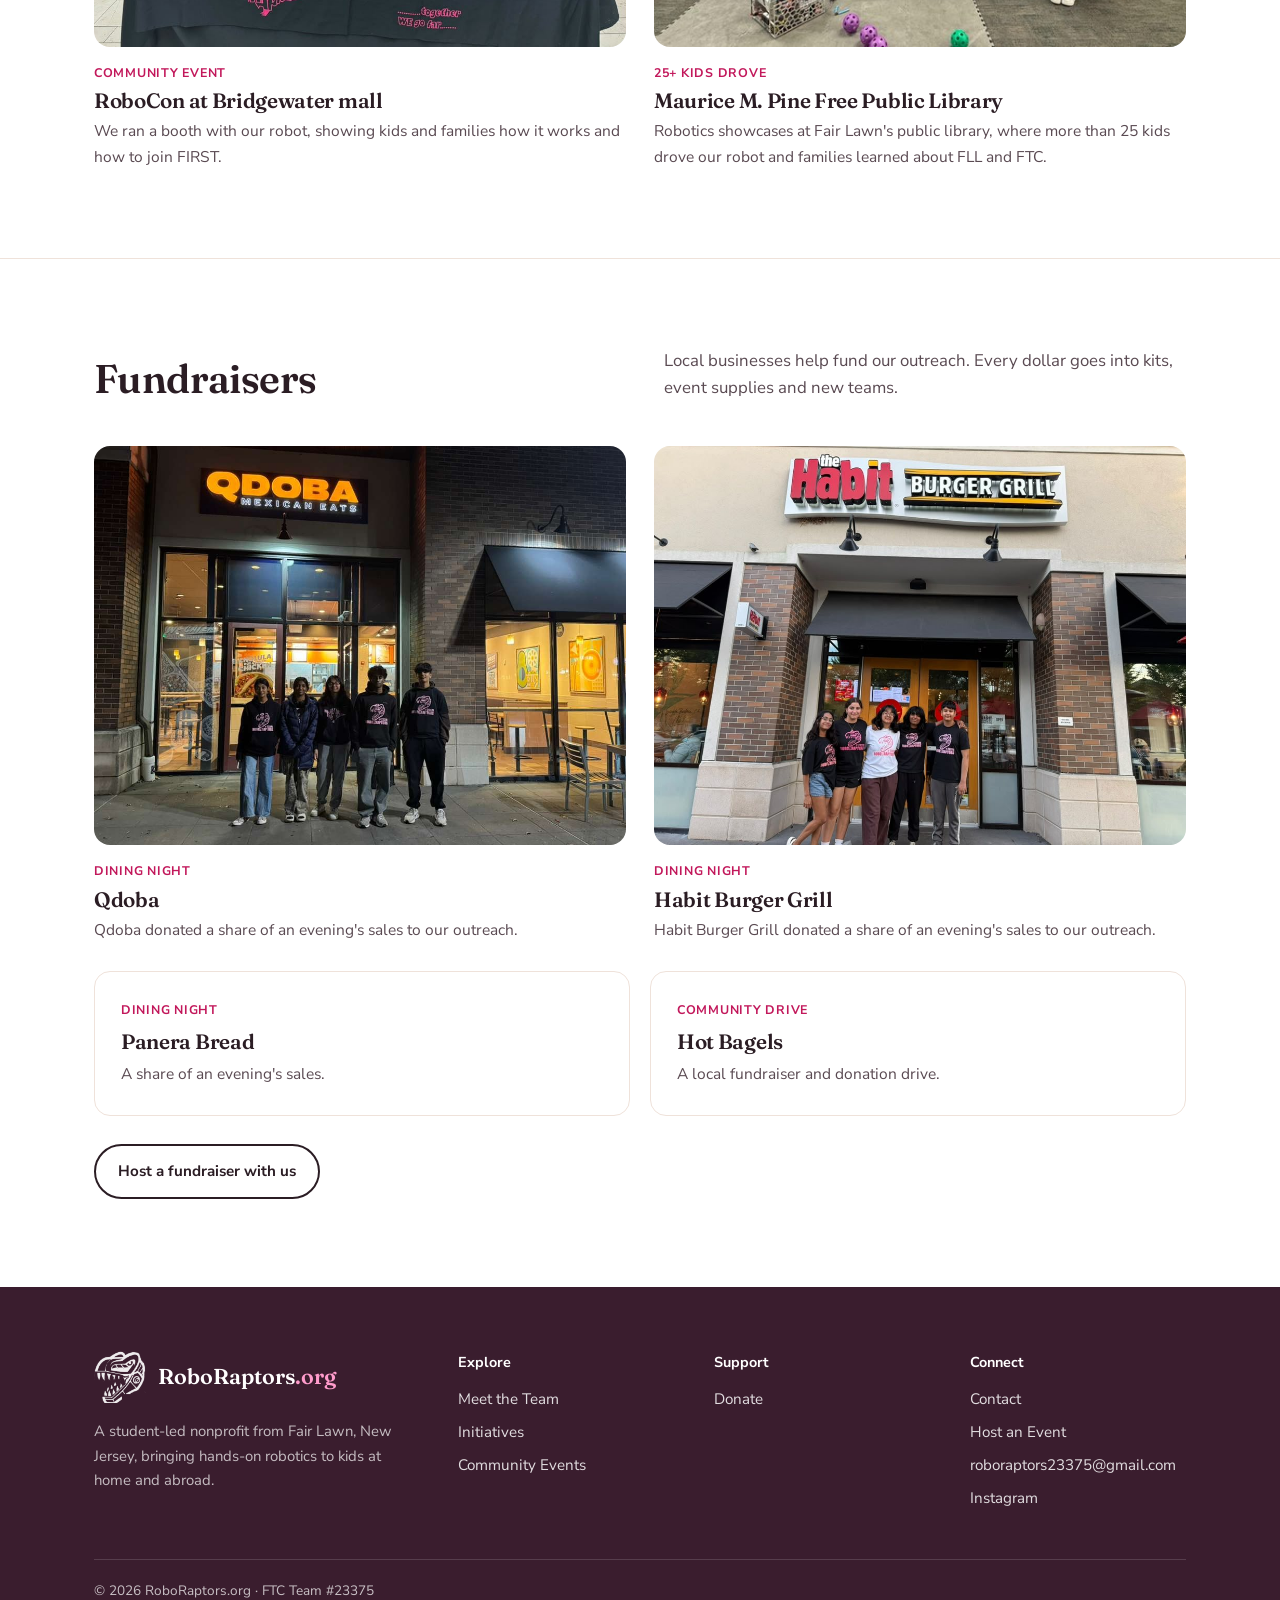
<file: initiatives.html>
<!DOCTYPE html>
<html lang="en">
<head>
  <meta charset="UTF-8" />
  <meta name="viewport" content="width=device-width, initial-scale=1.0" />
  <title>Initiatives · RoboRaptors.org</title>
  <meta name="description" content="RoboRaptors.org outreach initiatives: international kit donations, community robotics events, and mentoring new FIRST teams." />
  <link rel="icon" href="images/logo-mark.png" />
  <link rel="stylesheet" href="styles.css" />
</head>
<body>

<header class="site-header">
  <div class="wrap nav">
    <a class="brand" href="index.html"><img src="images/logo-mark.png" alt=""><span>RoboRaptors<b>.org</b></span></a>
    <a class="btn nav-donate" href="donate.html">Donate</a>
    <nav class="nav-links" id="nav-links">
      <a href="index.html">Home</a>
      <a href="team.html">Meet the Team</a>
      <a href="initiatives.html" aria-current="page">Initiatives</a>
      <a href="contact.html">Contact</a>
      <a class="btn" href="donate.html">Donate</a>
    </nav>
  </div>
</header>

<section class="page-hero">
  <div class="wrap">
    <h1>Outreach initiatives</h1>
    <p class="lede">We're more than a robotics team. We bring robotics to kids who haven't had the chance to try it, in New Jersey and abroad.</p>
  </div>
</section>

<!-- OUR REACH -->
<section>
  <div class="wrap">
    <span class="label">Our reach</span>
    <p class="reach">We've reached <em>9,000+</em> people at community events, helped start or mentor <em>7</em> FIRST teams, and started international projects in <em>2</em> countries.</p>
  </div>
</section>

<!-- PROGRAMS -->
<section style="padding-top:0;">
  <div class="wrap">
    <div class="sec-head">
      <h2>Programs</h2>
      <p>Three ongoing programs, all planned and run by our students.</p>
    </div>
    <div class="programs">

      <div class="program" id="global">
        <div class="num"><b>5</b><span class="mono">Kits sent abroad</span></div>
        <div>
          <h3>Global STEM access</h3>
          <p>We send robotics kits, laptops and lesson plans to schools that don't have them. Our first project in Zambia led to a brand-new FLL team, and we've since started a second project in Libya.</p>
          <div class="links">
            <a class="btn plain" href="#zambia">The Zambia project</a>
            <a class="btn plain" href="#libya">Libya</a>
          </div>
        </div>
        <figure class="photo"><img src="images/initiatives/zambia-lesson.jpg" alt="Students at Hillcrest Boys School programming a LEGO robot"></figure>
      </div>

      <div class="program" id="community">
        <div class="num"><b>9,000+</b><span class="mono">People reached</span></div>
        <div>
          <h3>Community outreach</h3>
          <p>We take our competition robot to libraries, festivals and stadiums and let kids drive it. Then we talk with families about how to join a FIRST team.</p>
          <div class="links"><a class="btn plain" href="#events">Community events</a></div>
        </div>
        <figure class="photo"><img src="images/events/gotham-demo.jpg" alt="Robot demo field outside the Gotham FC stadium"></figure>
      </div>

      <div class="program" id="teams">
        <div class="num"><b>7</b><span class="mono">Teams founded or mentored</span></div>
        <div>
          <h3>Starting new teams</h3>
          <p>We founded two FLL teams, RoBros and Cosmic Goosling, and coached three FTC teams (Exsurgo Nova, Byte Battalion and Pancake Annihilators) on autonomous programming. Robo Rovers, an FLL team we worked closely with, won the NJ State Championship Award.</p>
          <div class="links"><a class="btn plain" href="contact.html">Ask us for help</a></div>
        </div>
        <figure class="photo"><img src="images/initiatives/mentoring-mount-olive.jpg" alt="An FLL team at a FIRST event"></figure>
      </div>

    </div>
  </div>
</section>

<!-- FEATURED: ZAMBIA -->
<section class="feature" id="zambia">
  <div class="wrap feature-grid">
    <div>
      <span class="label">Featured project</span>
      <h2>The Zambia project</h2>
      <p class="say">We sent robotics kits and a lesson plan to Hillcrest Boys School, and the students started their own FLL team.</p>
      <p>One of our mentors met students there who wanted to learn robotics but had no equipment. Our members collected the kits and wrote a lesson plan covering robotics basics, programming and FIRST competitions. The students went on to host an FLL event of their own.</p>
      <div class="actions"><a class="btn dark" href="donate.html">Help fund the next school</a></div>
    </div>
    <div>
      <div class="route">
        <div class="route-top">
          <div class="route-line"><i></i></div>
          <div class="route-ends">
            <div><small>From</small><strong>Fair Lawn, New Jersey</strong></div>
            <div><small>To</small><strong>Hillcrest Boys School, Zambia</strong></div>
          </div>
        </div>
        <div class="route-facts">
          <div><small>Kits</small><strong>5</strong></div>
          <div><small>Laptops</small><strong>1</strong></div>
          <div><small>Reached</small><strong>50+</strong></div>
        </div>
      </div>
      <div class="feature-photos">
        <figure class="photo"><img src="images/initiatives/zambia-team.jpg" alt="Students and teachers at Hillcrest Boys School with FLL mats"></figure>
        <figure class="photo"><img src="images/initiatives/zambia-lesson.jpg" alt="Students programming a LEGO robot"></figure>
      </div>
    </div>
  </div>
</section>

<!-- LIBYA -->
<section id="libya">
  <div class="wrap">
    <div class="program" style="border-top:1px solid var(--line);">
      <div class="num"><span class="mono" style="color:var(--accent);margin:0;">Next project</span></div>
      <div style="grid-column: span 2;">
        <h3>Libya</h3>
        <!-- TODO: add the Libya story: partner school, what was sent, people reached -->
        <p>After Zambia, we started a second international project, working with a team in Libya over video calls. More details coming soon.</p>
      </div>
    </div>
    <figure class="photo" style="aspect-ratio:auto;border-radius:var(--radius);margin-top:8px;"><img src="images/events/libya-call.jpg" alt="Video call between RoboRaptors members and the team in Libya" style="height:auto;"></figure>
  </div>
</section>

<!-- COMMUNITY EVENTS -->
<section id="events" class="rule">
  <div class="wrap">
    <div class="sec-head">
      <h2>Community events</h2>
      <p>We show up at public events to put a robot in kids' hands and introduce families to FIRST.</p>
    </div>
    <div class="cards two natural">
      <article class="card" id="gotham">
        <figure class="photo"><img src="images/events/gotham-stadium.jpg" alt="RoboRaptors members outside Sports Illustrated Stadium"></figure>
        <span class="mono">9,000+ reached</span>
        <h3>Gotham FC game</h3>
        <p>A robot demo field outside Sports Illustrated Stadium with FIRST teams Cosmic Goose and Galactic Pigeons.</p>
      </article>
      <article class="card" id="devils">
        <figure class="photo"><img src="images/events/devils-drive.jpg" alt="A young Devils fan driving the RoboRaptors robot"></figure>
        <span class="mono">Sports outreach</span>
        <h3>NJ Devils game</h3>
        <!-- TODO: add how many people were reached and who you partnered with -->
        <p>Young hockey fans in Devils jerseys took turns driving our robot and shooting game pieces.</p>
      </article>
      <article class="card" id="robocon">
        <figure class="photo"><img src="images/events/robocon-booth.jpg" alt="RoboRaptors booth with the robot at RoboCon"></figure>
        <span class="mono">Community event</span>
        <h3>RoboCon at Bridgewater mall</h3>
        <!-- TODO: add how many people stopped by -->
        <p>We ran a booth with our robot, showing kids and families how it works and how to join FIRST.</p>
      </article>
      <article class="card" id="libraries">
        <figure class="photo"><img src="images/initiatives/library-kids.jpg" alt="Kids with the robot at the library"></figure>
        <span class="mono">25+ kids drove</span>
        <h3>Maurice M. Pine Free Public Library</h3>
        <p>Robotics showcases at Fair Lawn's public library, where more than 25 kids drove our robot and families learned about FLL and FTC.</p>
      </article>
    </div>
  </div>
</section>

<!-- FUNDRAISERS -->
<section id="fundraisers" class="rule">
  <div class="wrap">
    <div class="sec-head">
      <h2>Fundraisers</h2>
      <p>Local businesses help fund our outreach. Every dollar goes into kits, event supplies and new teams.</p>
    </div>
    <div class="cards two">
      <article class="card">
        <figure class="photo"><img src="images/events/qdoba.jpg" alt="RoboRaptors members outside Qdoba during a fundraiser night"></figure>
        <span class="mono">Dining night</span>
        <h3>Qdoba</h3>
        <p>Qdoba donated a share of an evening's sales to our outreach.</p>
      </article>
      <article class="card">
        <figure class="photo"><img src="images/events/habit-burger.jpg" alt="RoboRaptors members outside Habit Burger Grill during a fundraiser night"></figure>
        <span class="mono">Dining night</span>
        <h3>Habit Burger Grill</h3>
        <p>Habit Burger Grill donated a share of an evening's sales to our outreach.</p>
      </article>
    </div>
    <div class="boxes two" style="margin-top:28px;">
      <div class="box"><span class="mono">Dining night</span><h3>Panera Bread</h3><p>A share of an evening's sales.</p></div>
      <div class="box"><span class="mono">Community drive</span><h3>Hot Bagels</h3><p>A local fundraiser and donation drive.</p></div>
    </div>
    <div class="actions"><a class="btn outline" href="contact.html">Host a fundraiser with us</a></div>
  </div>
</section>

<footer class="site-footer">
  <div class="wrap">
    <div class="footer-grid">
      <div>
        <div class="footer-brand"><img src="images/logo-mark-white.png" alt=""><span>RoboRaptors<b>.org</b></span></div>
        <p>A student-led nonprofit from Fair Lawn, New Jersey, bringing hands-on robotics to kids at home and abroad.</p>
      </div>
      <div>
        <h4>Explore</h4>
        <ul>
          <li><a href="team.html">Meet the Team</a></li>
          <li></li>
          <li><a href="initiatives.html">Initiatives</a></li>
          <li><a href="initiatives.html#events">Community Events</a></li>
        </ul>
      </div>
      <div>
        <h4>Support</h4>
        <ul>
          <li><a href="donate.html">Donate</a></li>
          <li></li>
        </ul>
      </div>
      <div>
        <h4>Connect</h4>
        <ul>
          <li><a href="contact.html">Contact</a></li>
          <li><a href="contact.html">Host an Event</a></li>
          <li><a href="mailto:roboraptors23375@gmail.com">roboraptors23375@gmail.com</a></li>
          <li><a href="https://www.instagram.com/theroboraptors/">Instagram</a></li>
        </ul>
      </div>
    </div>
    <div class="footer-bottom">© 2026 RoboRaptors.org · FTC Team #23375</div>
  </div>
</footer>

<script src="site.js"></script>
</body>
</html>
</file>
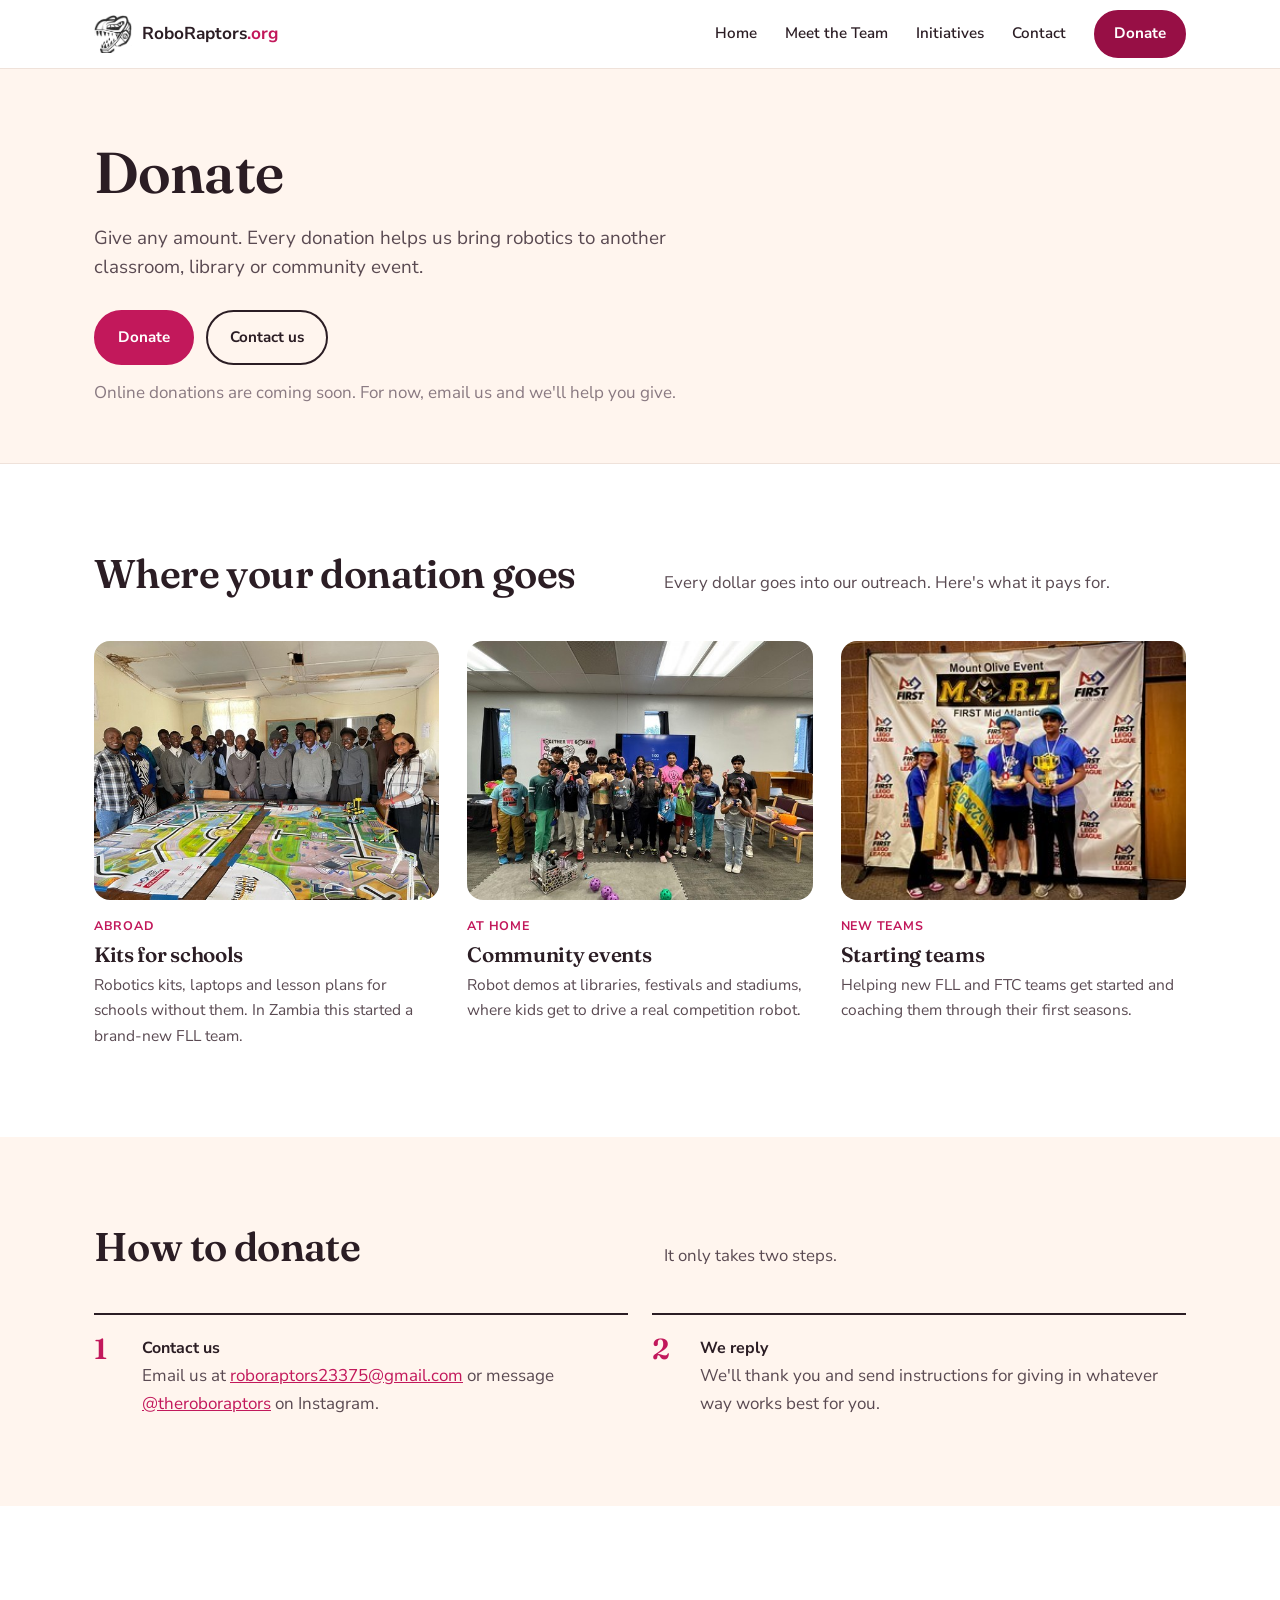
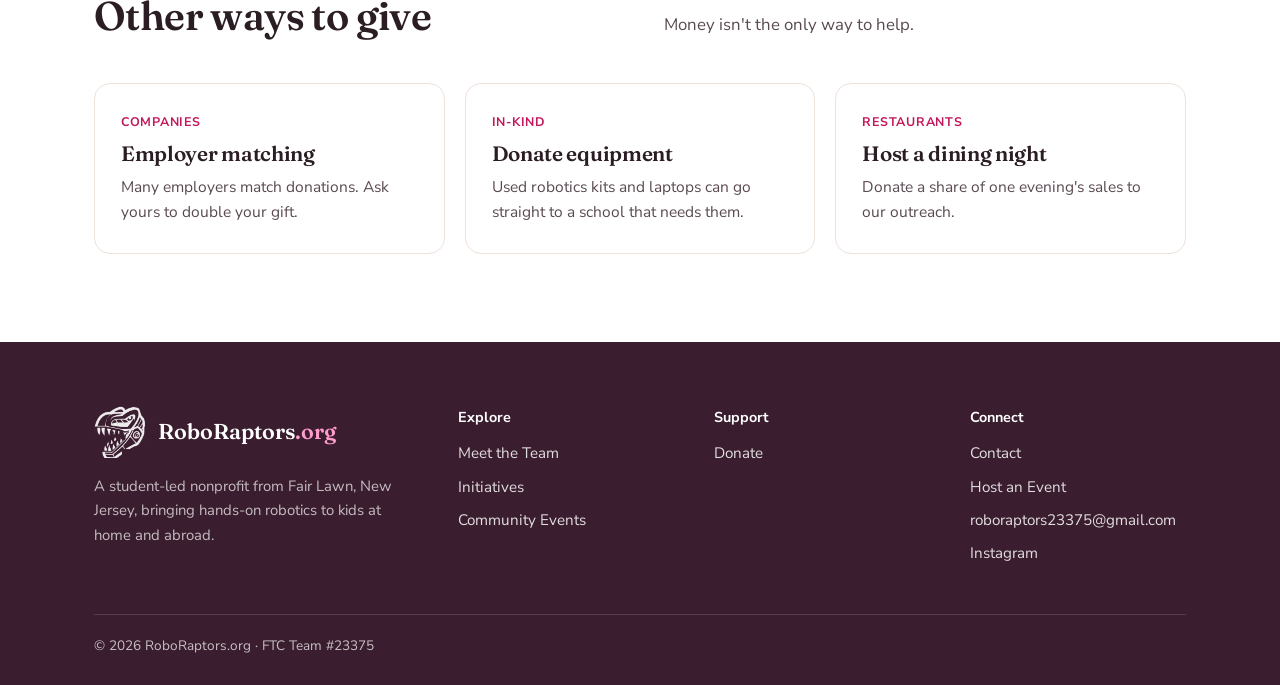
<file: sponsors.html>
<!DOCTYPE html>
<html lang="en">
<head>
  <meta charset="UTF-8" />
  <meta http-equiv="refresh" content="0; url=donate.html" />
  <link rel="canonical" href="donate.html" />
  <title>RoboRaptors.org</title>
</head>
<body><p>This page has moved. <a href="donate.html">Continue to the new page →</a></p></body>
</html>
</file>
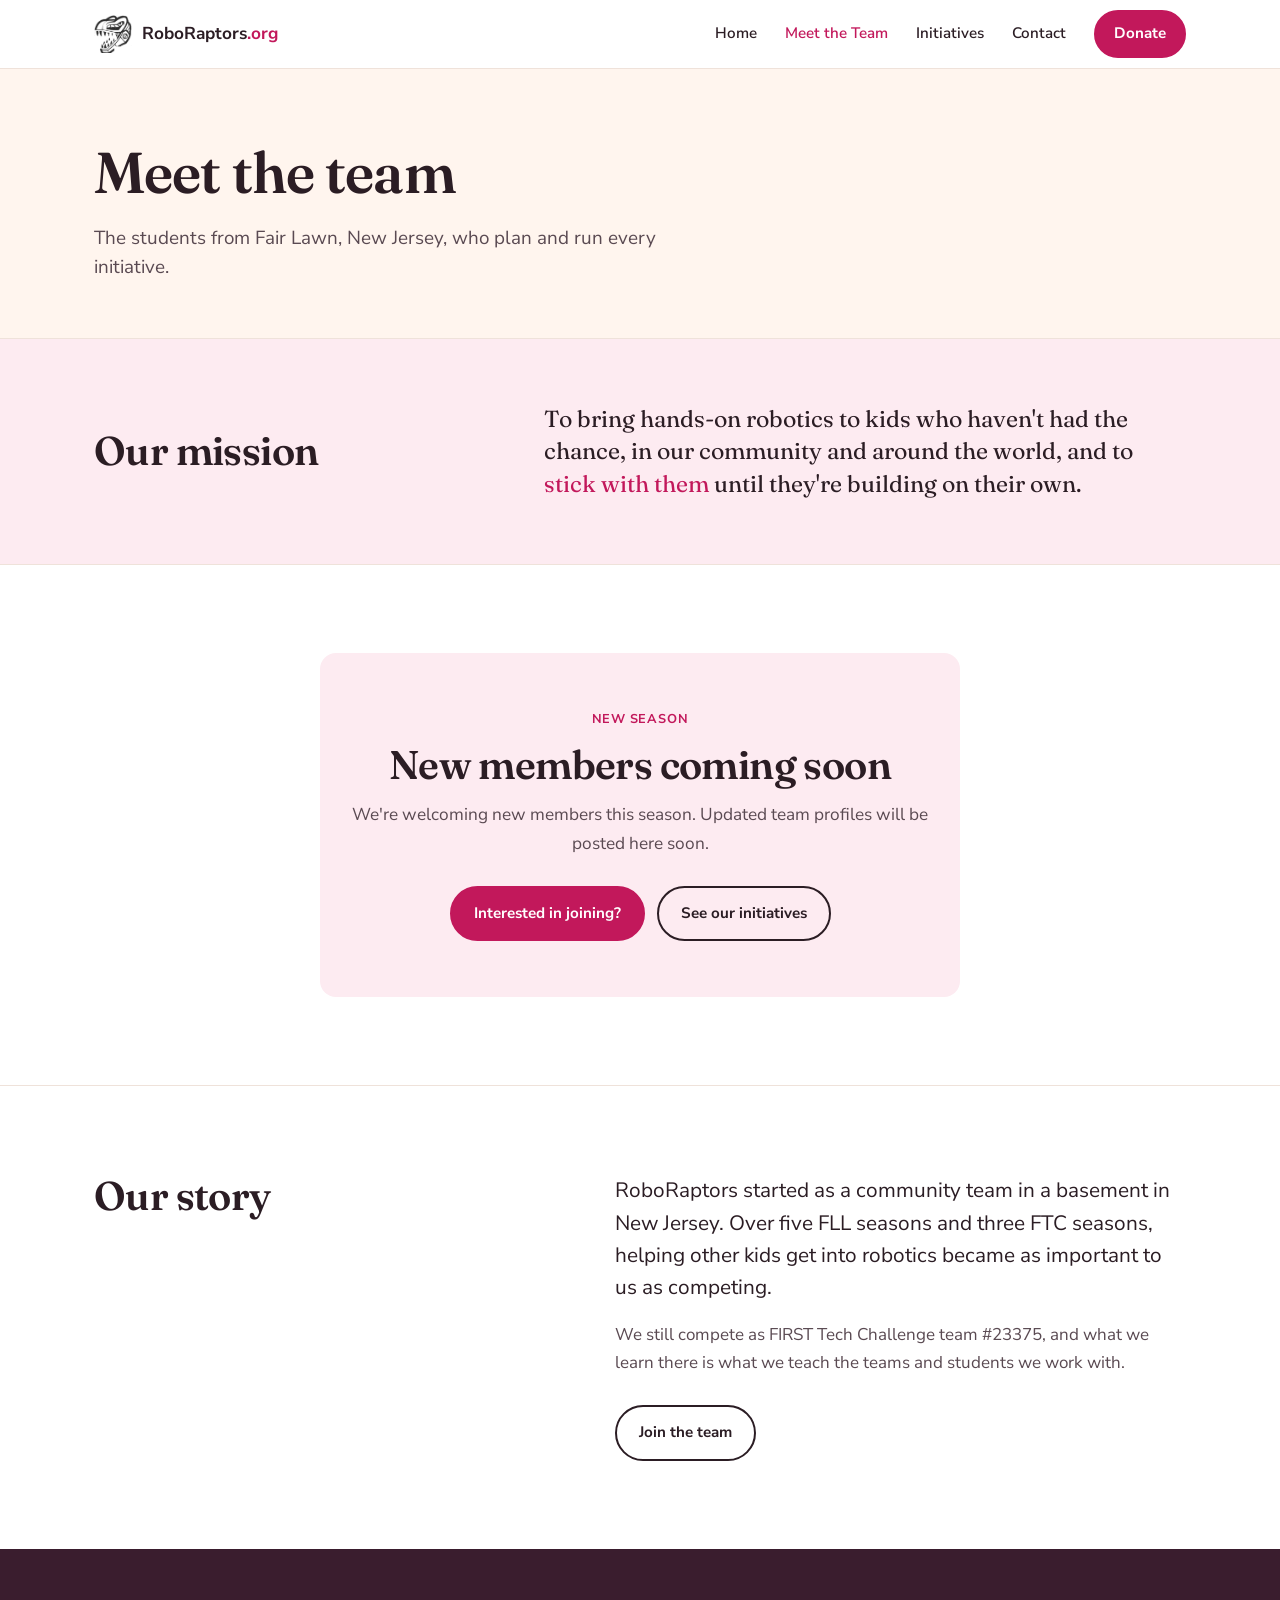
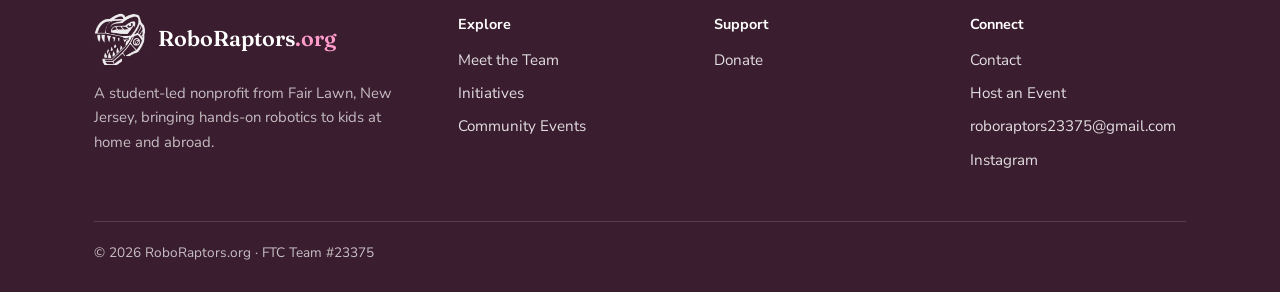
<file: team.html>
<!DOCTYPE html>
<html lang="en">
<head>
  <meta charset="UTF-8" />
  <meta name="viewport" content="width=device-width, initial-scale=1.0" />
  <title>Meet the Team · RoboRaptors.org</title>
  <meta name="description" content="The students and mentors behind RoboRaptors.org and FIRST Tech Challenge team #23375." />
  <link rel="icon" href="images/logo-mark.png" />
  <link rel="stylesheet" href="styles.css" />
</head>
<body>

<header class="site-header">
  <div class="wrap nav">
    <a class="brand" href="index.html"><img src="images/logo-mark.png" alt=""><span>RoboRaptors<b>.org</b></span></a>
    <a class="btn nav-donate" href="donate.html">Donate</a>
    <nav class="nav-links" id="nav-links">
      <a href="index.html">Home</a>
      <a href="team.html" aria-current="page">Meet the Team</a>
      <a href="initiatives.html">Initiatives</a>
      <a href="contact.html">Contact</a>
      <a class="btn" href="donate.html">Donate</a>
    </nav>
  </div>
</header>

<section class="page-hero">
  <div class="wrap">
    <h1>Meet the team</h1>
    <p class="lede">The students from Fair Lawn, New Jersey, who plan and run every initiative.</p>
  </div>
</section>

<section class="mission-band">
  <div class="wrap">
    <h2>Our mission</h2>
    <p>To bring hands-on robotics to kids who haven't had the chance, in our community and around the world, and to <mark>stick with them</mark> until they're building on their own.</p>
  </div>
</section>

<!-- STUDENTS: profiles are being updated for the new season -->
<section>
  <div class="wrap">
    <div class="coming-soon">
      <span class="label">New season</span>
      <h2>New members coming soon</h2>
      <p>We're welcoming new members this season. Updated team profiles will be posted here soon.</p>
      <div class="actions">
        <a class="btn" href="contact.html">Interested in joining?</a>
        <a class="btn outline" href="initiatives.html">See our initiatives</a>
      </div>
    </div>
  </div>
</section>

<!-- STORY -->
<section class="rule">
  <div class="wrap intro-grid">
    <h2>Our story</h2>
    <div>
      <p class="big">RoboRaptors started as a community team in a basement in New Jersey. Over five FLL seasons and three FTC seasons, helping other kids get into robotics became as important to us as competing.</p>
      <p style="margin-top:18px;">We still compete as FIRST Tech Challenge team #23375, and what we learn there is what we teach the teams and students we work with.</p>
      <div class="actions"><a class="btn outline" href="contact.html">Join the team</a></div>
    </div>
  </div>
</section>

<footer class="site-footer">
  <div class="wrap">
    <div class="footer-grid">
      <div>
        <div class="footer-brand"><img src="images/logo-mark-white.png" alt=""><span>RoboRaptors<b>.org</b></span></div>
        <p>A student-led nonprofit from Fair Lawn, New Jersey, bringing hands-on robotics to kids at home and abroad.</p>
      </div>
      <div>
        <h4>Explore</h4>
        <ul>
          <li><a href="team.html">Meet the Team</a></li>
          <li></li>
          <li><a href="initiatives.html">Initiatives</a></li>
          <li><a href="initiatives.html#events">Community Events</a></li>
        </ul>
      </div>
      <div>
        <h4>Support</h4>
        <ul>
          <li><a href="donate.html">Donate</a></li>
          <li></li>
        </ul>
      </div>
      <div>
        <h4>Connect</h4>
        <ul>
          <li><a href="contact.html">Contact</a></li>
          <li><a href="contact.html">Host an Event</a></li>
          <li><a href="mailto:roboraptors23375@gmail.com">roboraptors23375@gmail.com</a></li>
          <li><a href="https://www.instagram.com/theroboraptors/">Instagram</a></li>
        </ul>
      </div>
    </div>
    <div class="footer-bottom">© 2026 RoboRaptors.org · FTC Team #23375</div>
  </div>
</footer>

<script src="site.js"></script>
</body>
</html>
</file>
<file: styles.css>
@import url('https://fonts.googleapis.com/css2?family=Fraunces:opsz,wght@9..144,500;9..144,600&family=Nunito+Sans:opsz,wght@6..12,400;6..12,600;6..12,700&display=swap');

/* ─── Tokens ─── */
:root {
  --ink:      #1d1a1c;
  --ink-2:    #4b4549;
  --ink-3:    #7a7377;
  --line:     #e4ddd8;
  --paper:    #ffffff;
  --sand:     #f6f2ec;
  --blush:    #fbf0f4;
  --accent:   #b5175f;   /* deep raptor pink */
  --accent-2: #8f0f4a;
  --dark:     #1f1a22;
  --serif:    'Source Serif 4', Georgia, serif;
  --sans:     'Public Sans', -apple-system, 'Helvetica Neue', Arial, sans-serif;
  --wrap:     1140px;
  --radius:   6px;
  --btn-radius: 4px;
  --head-case: none;
  --head-weight: 600;
  --head-track: -0.005em;
  --head-scale: 1;
}

*, *::before, *::after { box-sizing: border-box; margin: 0; padding: 0; }
html { scroll-behavior: smooth; scroll-padding-top: 80px; }
body { font-family: var(--sans); font-size: 17px; line-height: 1.65; color: var(--ink); background: var(--paper); -webkit-font-smoothing: antialiased; }
img { display: block; max-width: 100%; }
a { color: var(--accent); }
a:hover { color: var(--accent-2); }

h1, h2, h3 { font-family: var(--serif); font-weight: var(--head-weight); line-height: 1.12; color: var(--ink); letter-spacing: var(--head-track); }
h1, h2 { text-transform: var(--head-case); }
h1 { font-size: clamp(2.3rem, 4.8vw, 3.6rem); }
h2 { font-size: clamp(1.75rem, 3.2vw, 2.5rem); }
h3 { font-size: 1.35rem; }
h4 { font-family: var(--sans); font-size: 1rem; font-weight: 700; color: var(--ink); }
p { color: var(--ink-2); }
p + p { margin-top: 1em; }

.wrap { max-width: var(--wrap); margin: 0 auto; padding: 0 24px; }
section { padding: 88px 0; position: relative; }
.rule { border-top: 1px solid var(--line); }
.sand { background: var(--sand); }

.mono { font-size: .78rem; font-weight: 700; letter-spacing: .06em; text-transform: uppercase; }
.label { display: block; font-size: .8rem; font-weight: 700; letter-spacing: .06em; text-transform: uppercase; color: var(--accent); margin-bottom: 12px; }
.lede { font-size: 1.18rem; line-height: 1.55; color: var(--ink-2); max-width: 620px; }
.hl { color: var(--accent); }

.sec-head { display: grid; grid-template-columns: 1fr 1fr; gap: 48px; align-items: end; margin-bottom: 44px; }
.sec-head p { max-width: 520px; font-size: 1.05rem; }
@media (max-width: 860px) { .sec-head { grid-template-columns: 1fr; gap: 12px; } }

/* ─── Buttons ─── */
.btn {
  display: inline-block; font-family: var(--sans); font-weight: 700; font-size: .95rem;
  text-decoration: none; cursor: pointer;
  padding: 13px 22px; border-radius: var(--btn-radius); border: 2px solid var(--accent);
  background: var(--accent); color: #fff; transition: background .2s, color .2s, border-color .2s;
}
.btn:hover { background: var(--accent-2); border-color: var(--accent-2); color: #fff; }
.btn.outline { background: transparent; color: var(--ink); border-color: var(--ink); }
.btn.outline:hover { background: var(--ink); color: #fff; }
.btn.dark { background: #fff; color: var(--accent); border-color: #fff; }
.btn.dark:hover { background: transparent; color: #fff; }
.btn.plain { background: none; border: 0; padding: 0; color: var(--accent); border-radius: 0; }
.btn.plain::after { content: ' →'; }
.btn.plain:hover { color: var(--accent-2); background: none; }
.actions { display: flex; flex-wrap: wrap; gap: 12px; margin-top: 28px; align-items: center; }

/* ─── Header ─── */
.site-header { position: sticky; top: 0; z-index: 50; background: rgba(255,255,255,.96); backdrop-filter: blur(8px); border-bottom: 1px solid var(--line); }
.nav { display: flex; align-items: center; justify-content: space-between; height: 68px; gap: 24px; }
.brand { display: flex; align-items: center; gap: 10px; text-decoration: none; color: var(--ink); }
.brand img { width: 38px; height: auto; }
.brand span { font-weight: 700; font-size: 1.08rem; }
.brand span b { color: var(--accent); font-weight: 700; }
.nav-links { display: flex; align-items: center; gap: 28px; }
.nav-links a:not(.btn) { color: var(--ink); text-decoration: none; font-weight: 600; font-size: .95rem; }
.nav-links a:not(.btn):hover, .nav-links a[aria-current="page"]:not(.btn) { color: var(--accent); }
.nav-links .btn { padding: 9px 18px; }
.nav-links .btn[aria-current="page"] { background: var(--accent-2); border-color: var(--accent-2); }
.nav-toggle { display: none; }
/* Narrower screens: links stay visible, tighter spacing */
@media (max-width: 1060px) {
  .nav-links { gap: 18px; }
  .nav-links a:not(.btn) { font-size: .9rem; }
  .nav-links .btn { padding: 8px 16px; }
}
/* Tablets and phones: logo on top, page links in a row underneath (scrolls sideways if needed) */
@media (max-width: 780px) {
  .nav { height: auto; flex-wrap: wrap; padding-top: 10px; padding-bottom: 0; gap: 6px 16px; }
  .nav-links {
    order: 3; width: 100%; gap: 22px; padding: 6px 0 10px;
    overflow-x: auto; scrollbar-width: none; white-space: nowrap; -webkit-overflow-scrolling: touch;
  }
  .nav-links::-webkit-scrollbar { display: none; }
  .nav-links a:not(.btn) { padding: 6px 0; border-bottom: 2px solid transparent; }
  .nav-links a[aria-current="page"]:not(.btn) { border-bottom-color: var(--accent); }
  .nav-links .btn { padding: 7px 16px; font-size: .88rem; flex-shrink: 0; }
}
html { scroll-padding-top: 120px; }
.nav-donate { display: none; }
@media (max-width: 600px) {
  .site-header { position: relative; }
  .nav-donate { display: inline-block; order: 2; margin-left: auto; padding: 7px 16px; font-size: .88rem; }
  .nav-links .btn { display: none; }
  .nav-links { flex-wrap: wrap; overflow: visible; white-space: normal; gap: 2px 18px; padding: 4px 0 10px; }
  .nav-links a:not(.btn) { font-size: .88rem; }
}

/* ─── Page header (inner pages) ─── */
.page-hero { padding: 72px 0 56px; background: var(--sand); border-bottom: 1px solid var(--line); }
.page-hero h1 { max-width: 760px; }
.page-hero .lede { margin-top: 18px; }
.page-hero .meta { margin-top: 14px; color: var(--ink-3); }

/* ─── Home slider (full-width photo, text over a soft gradient) ─── */
.slider { position: relative; padding: 0; background: var(--dark); }
.slides { display: flex; overflow-x: auto; scroll-snap-type: x mandatory; scroll-behavior: smooth; scrollbar-width: none; overscroll-behavior-x: contain; }
.slides::-webkit-scrollbar { display: none; }
.slide { position: relative; flex: 0 0 100%; scroll-snap-align: start; height: min(78vh, 640px); min-height: 480px; display: flex; align-items: flex-end; overflow: hidden; }
.slide > img { position: absolute; inset: 0; width: 100%; height: 100%; object-fit: cover; transform: scale(1.03); transition: transform 7s ease-out; }
.slide.is-active > img { transform: scale(1); }
/* Slides that swap in a different crop on phones use <picture> */
.slide > picture { display: contents; }
.slide > picture > img { position: absolute; inset: 0; width: 100%; height: 100%; object-fit: cover; object-position: right center; transform: scale(1.03); transition: transform 7s ease-out; }
.slide.is-active > picture > img { transform: scale(1); }
@media (max-width: 700px) { .slide > picture > img { object-position: 40% 30%; } }
.slide::after { content: ''; position: absolute; inset: 0; background: linear-gradient(90deg, rgba(20,16,22,.82) 0%, rgba(20,16,22,.55) 45%, rgba(20,16,22,.1) 80%); }
.slide-content { position: relative; z-index: 1; width: 100%; max-width: var(--wrap); margin: 0 auto; padding: 0 24px 112px; }
.slide-content > div { max-width: 600px; }
.slide .kicker { display: block; color: #ffc1dd; margin-bottom: 14px; }
.slide h1, .slide h2 { color: #fff; font-size: clamp(2.2rem, 4.6vw, 3.5rem); }
.slide p { color: rgba(255,255,255,.88); font-size: 1.12rem; margin-top: 16px; max-width: 520px; }
.slide .btn.outline { color: #fff; border-color: rgba(255,255,255,.7); }
.slide .btn.outline:hover { background: #fff; color: var(--ink); }
.slider-ui { position: absolute; left: 0; right: 0; bottom: 40px; z-index: 2; }
.slider-ui .wrap { display: flex; align-items: center; gap: 18px; }
.dots { display: flex; gap: 8px; flex: 1; }
.dots button { flex: 0 1 64px; height: 3px; border: 0; padding: 8px 0; background: none; cursor: pointer; position: relative; }
.dots button::before, .dots button::after { content: ''; position: absolute; left: 0; top: 50%; height: 3px; transform: translateY(-50%); border-radius: 2px; }
.dots button::before { right: 0; background: rgba(255,255,255,.35); }
.dots button::after { width: 0; background: #fff; }
.dots button[aria-current="true"]::after { width: 100%; transition: width var(--slide-ms, 6000ms) linear; }
.slider.paused .dots button[aria-current="true"]::after { transition: none; }
.arrows { display: flex; gap: 8px; }
.arrows button { width: 44px; height: 44px; border-radius: 50%; border: 1.5px solid rgba(255,255,255,.6); background: transparent; color: #fff; font-size: 1.1rem; cursor: pointer; }
.arrows button:hover { background: #fff; color: var(--ink); }
@media (max-width: 700px) {
  .slide { height: 80vh; }
  .slide::after { background: linear-gradient(0deg, rgba(20,16,22,.9) 15%, rgba(20,16,22,.45) 65%, rgba(20,16,22,.2) 100%); }
  .slide-content { padding-bottom: 96px; }
  .arrows { display: none; }
}

/* ─── Intro ─── */
.intro-grid { display: grid; grid-template-columns: 1fr 1.25fr; gap: 64px; align-items: start; }
.intro-grid .big { font-size: 1.3rem; line-height: 1.55; color: var(--ink); }
@media (max-width: 860px) { .intro-grid { grid-template-columns: 1fr; gap: 18px; } }

/* ─── Stats ─── */
.stats { display: grid; grid-template-columns: repeat(4, 1fr); border-top: 2px solid var(--ink); }
.stat { padding: 26px 24px 4px 0; }
.stat + .stat { padding-left: 24px; border-left: 1px solid var(--line); }
.stat .mono { display: block; color: var(--accent); margin-bottom: 12px; }
.stat b { display: block; font-family: var(--serif); font-weight: 600; font-size: clamp(2.4rem, 4.4vw, 3.4rem); line-height: 1; color: var(--ink); font-variant-numeric: tabular-nums; }
.stat span:last-child { display: block; margin-top: 10px; font-size: .95rem; color: var(--ink-2); }
@media (max-width: 860px) {
  .stats { grid-template-columns: 1fr 1fr; row-gap: 28px; }
  .stat:nth-child(3) { border-left: 0; padding-left: 0; }
}

/* ─── Accent block + photo ─── */
.accent-split { display: grid; grid-template-columns: 1fr 1fr; padding: 0; }
.accent-text { background: var(--accent); color: #fff; padding: 88px 56px 88px max(24px, calc((100vw - var(--wrap)) / 2 + 24px)); display: flex; flex-direction: column; justify-content: center; }
.accent-text .label { color: #ffd2e6; }
.accent-text h2 { color: #fff; max-width: 500px; }
.accent-text p { color: rgba(255,255,255,.9); margin-top: 18px; max-width: 470px; font-size: 1.06rem; }
.accent-photo { position: relative; min-height: 500px; }
.accent-photo img { position: absolute; inset: 0; width: 100%; height: 100%; object-fit: cover; }
@media (max-width: 860px) { .accent-split { grid-template-columns: 1fr; } .accent-photo { min-height: 0; aspect-ratio: 4 / 3; } .accent-text { padding: 56px 24px; } }

/* Mission band (team page) */
.mission-band { background: var(--blush); padding: 64px 0; border-bottom: 1px solid var(--line); }
.mission-band .wrap { display: grid; grid-template-columns: 1fr 1.6fr; gap: 48px; align-items: center; }
.mission-band p { font-family: var(--serif); font-size: 1.45rem; line-height: 1.4; color: var(--ink); }
.mission-band mark { background: none; color: var(--accent); }
@media (max-width: 860px) { .mission-band .wrap { grid-template-columns: 1fr; gap: 14px; } }

/* ─── Reach sentence ─── */
.reach { font-family: var(--serif); font-weight: 500; font-size: clamp(1.7rem, 3.4vw, 2.6rem); line-height: 1.3; color: var(--ink); max-width: 980px; }
.reach em { font-style: normal; font-weight: 600; color: var(--accent); }

/* ─── Program rows ─── */
.programs { border-top: 2px solid var(--ink); }
.program { display: grid; grid-template-columns: 200px 1fr 1fr; gap: 44px; padding: 40px 0; border-bottom: 1px solid var(--line); align-items: start; }
.program .num b { display: block; font-family: var(--serif); font-weight: 600; font-size: 2.6rem; line-height: 1; color: var(--accent); }
.program .num span { display: block; margin-top: 10px; color: var(--ink-3); font-size: .78rem; }
.program h3 { font-size: 1.55rem; margin-bottom: 10px; }
.program .links { display: flex; flex-wrap: wrap; gap: 20px; margin-top: 18px; font-weight: 700; font-size: .95rem; }
.program .photo { aspect-ratio: 16 / 11; border-radius: var(--radius); }
@media (max-width: 960px) { .program { grid-template-columns: 1fr 1fr; gap: 24px; } .program .num { grid-column: 1 / -1; } }
@media (max-width: 640px) { .program { grid-template-columns: 1fr; } .program .photo { order: -1; } }

/* ─── Featured project ─── */
.feature { background: var(--blush); }
.feature-grid { display: grid; grid-template-columns: 1fr 1fr; gap: 56px; align-items: start; }
.feature .say { font-family: var(--serif); font-weight: 500; font-size: 1.4rem; line-height: 1.4; color: var(--ink); margin-top: 16px; }
.feature p { margin-top: 16px; }
.feature .btn.dark { background: var(--accent); color: #fff; border-color: var(--accent); }
.feature .btn.dark:hover { background: var(--accent-2); border-color: var(--accent-2); }
.route { background: #fff; border: 1px solid var(--line); border-radius: var(--radius); }
.route-top { padding: 22px 24px; border-bottom: 1px solid var(--line); }
.route-line { position: relative; height: 12px; margin: 0 4px 14px; }
.route-line::before { content: ''; position: absolute; left: 6px; right: 6px; top: 5px; border-top: 2px dashed #d8c9d0; }
.route-line i, .route-line::after { content: ''; position: absolute; top: 0; width: 12px; height: 12px; border-radius: 50%; }
.route-line i { left: 0; border: 2px solid var(--ink-3); background: #fff; }
.route-line::after { right: 0; background: var(--accent); }
.route-ends { display: flex; justify-content: space-between; gap: 20px; }
.route-ends div:last-child { text-align: right; }
.route-ends small, .route-facts small { display: block; font-size: .72rem; font-weight: 700; letter-spacing: .06em; text-transform: uppercase; color: var(--ink-3); margin-bottom: 2px; }
.route-ends strong { font-size: 1rem; }
.route-facts { display: grid; grid-template-columns: repeat(3, 1fr); }
.route-facts div { padding: 18px 24px; }
.route-facts div + div { border-left: 1px solid var(--line); }
.route-facts strong { font-family: var(--serif); font-weight: 600; font-size: 1.6rem; }
.feature-photos { display: grid; grid-template-columns: 1.5fr 1fr; gap: 12px; margin-top: 14px; }
.feature-photos .photo { aspect-ratio: 4 / 3.2; border-radius: var(--radius); }
@media (max-width: 860px) { .feature-grid { grid-template-columns: 1fr; gap: 32px; } }
@media (max-width: 480px) { .route-facts { grid-template-columns: 1fr; } .route-facts div + div { border-left: 0; border-top: 1px solid var(--line); } }

/* ─── Event cards ─── */
.cards { display: grid; grid-template-columns: repeat(3, 1fr); gap: 40px 28px; }
.card .photo { aspect-ratio: 4 / 3; margin-bottom: 16px; border-radius: var(--radius); }
.card .mono { display: block; color: var(--accent); margin-bottom: 6px; }
.card h3 { font-size: 1.3rem; margin-bottom: 6px; }
.card p { font-size: .97rem; }
.cards.two { grid-template-columns: 1fr 1fr; }
/* Show the whole photo at its own shape (no cropping) */
.cards.natural .photo { aspect-ratio: auto; }
.cards.natural .photo img { height: auto; }
@media (max-width: 900px) { .cards { grid-template-columns: 1fr 1fr; } }
@media (max-width: 580px) { .cards, .cards.two { grid-template-columns: 1fr; } }

/* ─── Boxes ─── */
.boxes { display: grid; grid-template-columns: repeat(3, 1fr); gap: 20px; }
.boxes.two { grid-template-columns: 1fr 1fr; }
.boxes.four { grid-template-columns: repeat(4, 1fr); }
.box { background: #fff; border: 1px solid var(--line); border-radius: var(--radius); padding: 28px 26px; display: flex; flex-direction: column; }
.box[style] { border-top: 1px solid var(--line) !important; }
.box .mono { color: var(--accent); margin-bottom: 10px; }
.box h3 { font-size: 1.3rem; margin-bottom: 8px; }
.box p { font-size: .97rem; flex: 1; }
.box .btn { margin-top: 22px; align-self: flex-start; padding: 10px 18px; font-size: .9rem; }
.box.featured { border: 2px solid var(--accent); }
.sand .box { background: #fff; }
@media (max-width: 900px) { .boxes, .boxes.four { grid-template-columns: 1fr 1fr; } }
@media (max-width: 580px) { .boxes, .boxes.two, .boxes.four { grid-template-columns: 1fr; } }

/* Steps */
.steps { display: grid; grid-template-columns: 1fr 1fr; gap: 24px; }
.step { border-top: 2px solid var(--ink); padding-top: 20px; display: grid; grid-template-columns: 48px 1fr; }
.step .n { font-family: var(--serif); font-size: 1.8rem; font-weight: 600; color: var(--accent); line-height: 1; }
@media (max-width: 640px) { .steps { grid-template-columns: 1fr; } }

/* ─── Photos ─── */
.photo { position: relative; overflow: hidden; background: #ece6e0; margin: 0; }
.photo img { width: 100%; height: 100%; object-fit: cover; transition: transform .5s ease; }
.card:hover .photo img { transform: scale(1.03); }
.photo.missing { display: grid; place-content: center; }
.photo.missing::after { content: 'Photo coming soon'; font-size: .85rem; font-weight: 600; color: var(--ink-3); }

/* ─── Team ─── */
.team { display: grid; grid-template-columns: repeat(5, 1fr); gap: 32px 20px; }
.member .duo { aspect-ratio: 1; background: var(--blush); border-radius: var(--radius); display: grid; place-items: center; margin-bottom: 14px; }
.member .duo img { width: 78%; height: 78%; object-fit: cover; border-radius: 50%; transition: transform .4s; }
.member:hover .duo img { transform: scale(1.03); }
.member h3 { font-size: 1.18rem; margin-bottom: 4px; }
.member ul { list-style: none; font-size: .9rem; color: var(--ink-3); line-height: 1.5; }
.member ul li:first-child { color: var(--accent); font-weight: 600; }
@media (max-width: 1000px) { .team { grid-template-columns: repeat(4, 1fr); } }
@media (max-width: 760px) { .team { grid-template-columns: repeat(2, 1fr); } }

.mentors { display: grid; grid-template-columns: repeat(3, 1fr); gap: 0 32px; border-top: 2px solid var(--ink); }
.mentor { padding: 22px 0; border-bottom: 1px solid var(--line); }
.mentor h3 { font-size: 1.15rem; }
.mentor .mono { display: block; color: var(--ink-3); margin: 4px 0 8px; }
.mentor p { font-size: .94rem; }
@media (max-width: 900px) { .mentors { grid-template-columns: 1fr 1fr; } }
@media (max-width: 580px) { .mentors { grid-template-columns: 1fr; } }

/* ─── Supporters ─── */
.supporters { display: grid; grid-template-columns: repeat(3, 1fr); border-top: 1px solid var(--line); border-left: 1px solid var(--line); }
.supporters span { border-right: 1px solid var(--line); border-bottom: 1px solid var(--line); padding: 28px 16px; text-align: center; font-weight: 700; color: var(--ink-2); }
@media (max-width: 560px) { .supporters { grid-template-columns: 1fr 1fr; } }

/* Contact */
.contact-rows { border-top: 2px solid var(--ink); }
.contact-row { display: grid; grid-template-columns: 1fr 1fr auto; gap: 24px; align-items: center; padding: 22px 0; border-bottom: 1px solid var(--line); }
.contact-row p { font-size: .95rem; }
.contact-row a.handle { font-size: 1.15rem; font-weight: 700; text-decoration: none; }
@media (max-width: 760px) { .contact-row { grid-template-columns: 1fr; gap: 6px; } }
.notice { display: flex; align-items: center; justify-content: space-between; gap: 18px; flex-wrap: wrap; background: #fff; border: 1px solid var(--line); border-radius: var(--radius); padding: 16px 20px; margin-top: 28px; max-width: 620px; }
.notice p { color: var(--ink); font-size: .97rem; }
.notice .btn.plain { font-weight: 700; }

/* ─── Footer ─── */
.site-footer { background: var(--dark); color: rgba(255,255,255,.72); padding: 64px 0 28px; font-size: .95rem; }
.footer-grid { display: grid; grid-template-columns: 1.5fr 1fr 1fr 1fr; gap: 40px; }
.footer-brand { display: flex; align-items: center; gap: 12px; margin-bottom: 16px; }
.footer-brand img { width: 52px; height: auto; }
.footer-brand span { color: #fff; font-family: var(--serif); font-weight: 600; font-size: 1.35rem; }
.footer-brand span b { color: #ff9ccc; font-weight: 600; }
.footer-grid p { color: rgba(255,255,255,.7); font-size: .93rem; max-width: 300px; }
.footer-grid h4 { color: #fff; font-size: .9rem; margin-bottom: 12px; }
.footer-grid ul { list-style: none; }
.footer-grid li + li { margin-top: 8px; }
.footer-grid a { color: rgba(255,255,255,.85); text-decoration: none; }
.footer-grid a:hover { color: #fff; text-decoration: underline; }
.footer-bottom { margin-top: 48px; padding-top: 20px; border-top: 1px solid rgba(255,255,255,.14); font-size: .85rem; text-transform: none; letter-spacing: 0; font-weight: 400; }
@media (max-width: 860px) { .footer-grid { grid-template-columns: 1fr 1fr; } }
@media (max-width: 520px) { .footer-grid { grid-template-columns: 1fr; } }

@media (prefers-reduced-motion: reduce) {
  html, .slides { scroll-behavior: auto; }
  .slide > img, .photo img { transition: none; transform: none; }
}

/* Soft theme: warm rounded serif, peach and plum */
:root {
  --serif: 'Fraunces', Georgia, serif;
  --sans:  'Nunito Sans', system-ui, sans-serif;
  --head-weight: 600; --head-track: -0.015em;
  --ink: #2b1d24; --ink-2: #5a4a52; --ink-3: #8a7a82; --line: #efe2da;
  --sand: #fff5ee; --blush: #fdebf1; --dark: #3a1d2e;
  --accent: #c2185b; --accent-2: #970f45;
  --radius: 16px; --btn-radius: 999px;
}
.photo { background: #f5e8e0; }
.route, .box { border-radius: var(--radius); }

/* Team page placeholder while member profiles are updated */
.coming-soon { text-align: center; max-width: 640px; margin: 0 auto; padding: 56px 32px; background: var(--blush); border-radius: var(--radius); }
.coming-soon p { margin-top: 14px; font-size: 1.08rem; }
.coming-soon .actions { justify-content: center; }
</file>
